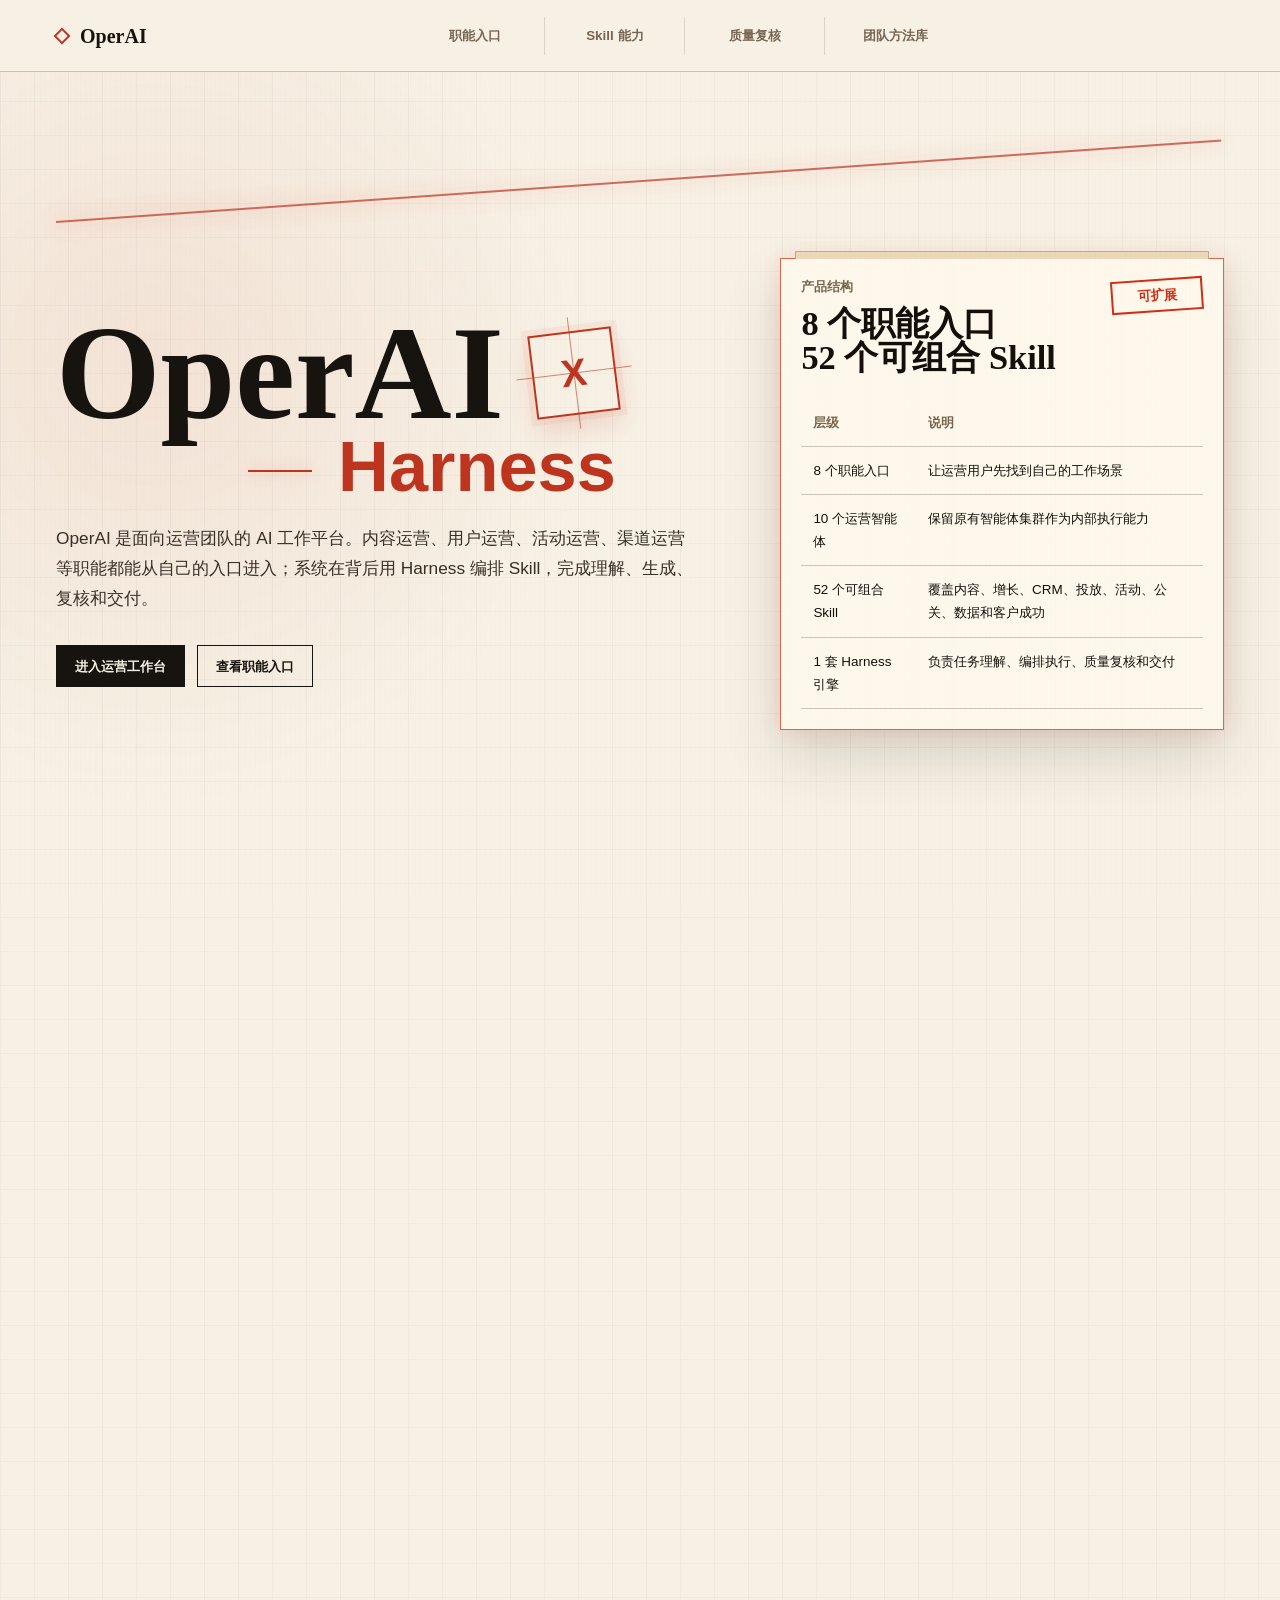
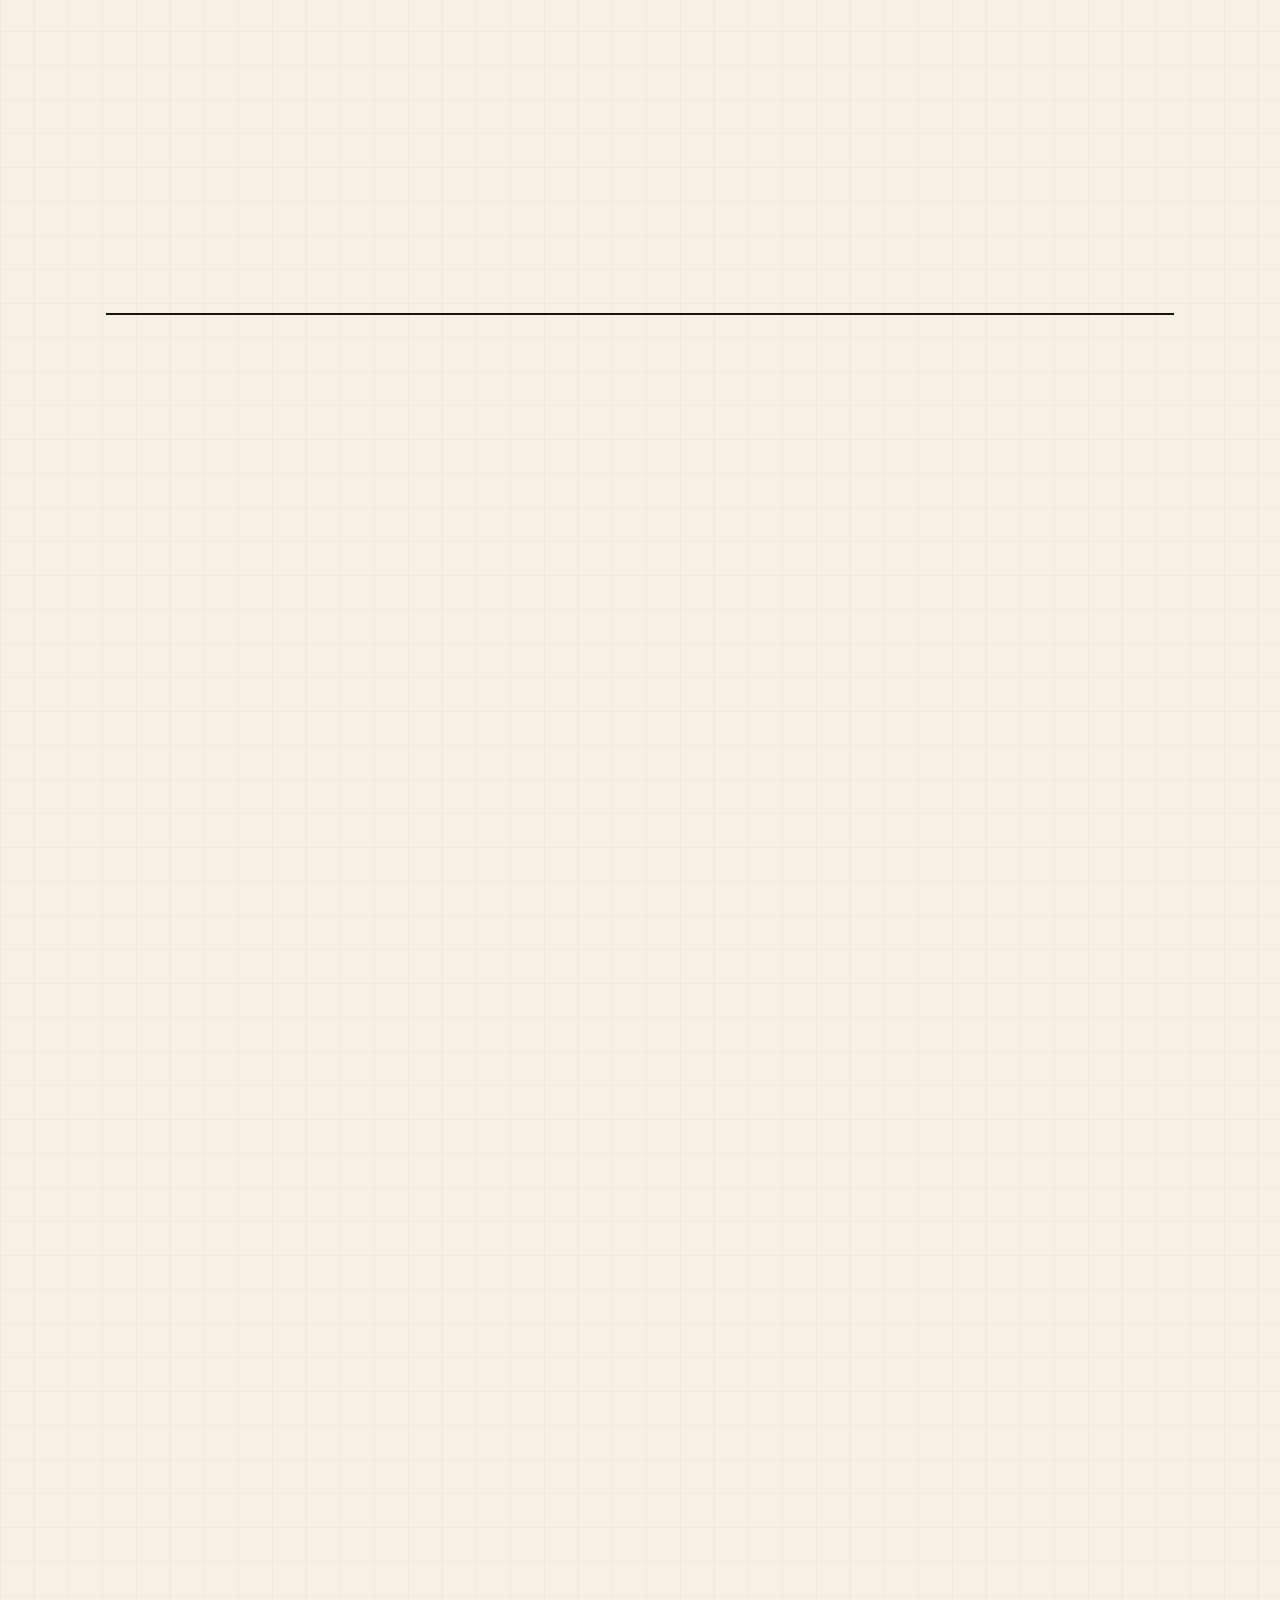
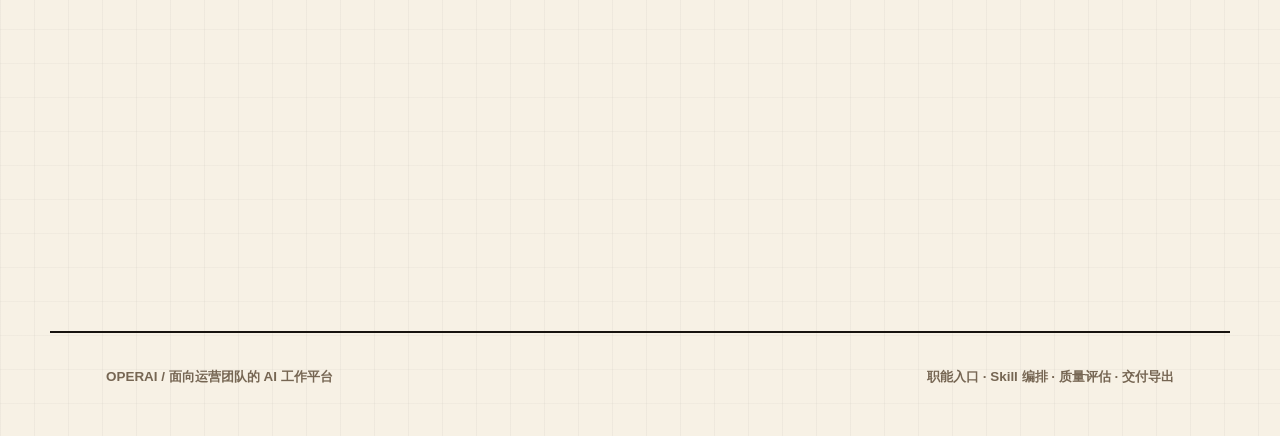
<file: frontend/index.html>
<!DOCTYPE html>
<html lang="zh-CN">
<head>
<meta charset="UTF-8" />
<meta name="viewport" content="width=device-width, initial-scale=1.0" />
<title>OperAI × Harness · 运营 Skill 工作系统</title>
<link rel="stylesheet" href="styles.css" />
</head>
<body>

<header class="nav">
  <a class="nav-brand" href="index.html">OperAI</a>
  <nav class="nav-links nav-directory" aria-label="工作台导航">
    <a href="#system">职能入口</a>
    <a href="#agents">Skill 能力</a>
    <a href="#evidence">质量复核</a>
    <a href="#deployment">团队方法库</a>
  </nav>
</header>

<main>
  <section class="hero">
    <div class="reveal visible">
      <h1 class="hero-title hero-lockup" aria-label="OperAI X Harness">
        <span class="brand-word">OperAI</span>
        <span class="brand-joint">X</span>
        <span class="engine-word">Harness</span>
      </h1>
      <p class="hero-desc">OperAI 是面向运营团队的 AI 工作平台。内容运营、用户运营、活动运营、渠道运营等职能都能从自己的入口进入；系统在背后用 Harness 编排 Skill，完成理解、生成、复核和交付。</p>
      <div class="hero-actions">
        <a class="btn btn-primary" href="http://127.0.0.1:8501" data-workbench>进入运营工作台</a>
        <a class="btn" href="#system">查看职能入口</a>
      </div>
    </div>
    <aside class="hero-ledger file-card reveal delay-1">
      <div style="display:flex;justify-content:space-between;align-items:flex-start;gap:16px;">
        <div>
          <p class="file-meta">产品结构</p>
          <h2 style="font-family:var(--font-display);font-size:var(--text-2xl);line-height:1;margin-top:10px;">8 个职能入口<br>52 个可组合 Skill</h2>
        </div>
        <span class="stamp">可扩展</span>
      </div>
      <table class="ledger-table" style="margin-top:24px;">
        <tr><th>层级</th><th>说明</th></tr>
        <tr><td>8 个职能入口</td><td>让运营用户先找到自己的工作场景</td></tr>
        <tr><td>10 个运营智能体</td><td>保留原有智能体集群作为内部执行能力</td></tr>
        <tr><td>52 个可组合 Skill</td><td>覆盖内容、增长、CRM、投放、活动、公关、数据和客户成功</td></tr>
        <tr><td>1 套 Harness 引擎</td><td>负责任务理解、编排执行、质量复核和交付</td></tr>
      </table>
    </aside>
  </section>

  <section class="section" id="system">
    <div class="section-header reveal">
      <div>
        <p class="section-kicker">职能入口</p>
        <h2 class="section-title">先找到你的工作，<br>再交给系统编排。</h2>
      </div>
      <p class="section-note">运营用户看到的是自己熟悉的岗位场景；Harness 负责在背后选择 Skill、传递上下文、记录过程和检查质量。</p>
    </div>
    <div class="archive-map">
      <article class="map-node reveal"><span>内容</span><strong>内容运营</strong><p>把素材、卖点和用户语境转成微博、公众号、小红书、抖音内容。</p></article>
      <article class="map-node reveal delay-1"><span>用户</span><strong>用户运营</strong><p>把反馈、分层和生命周期问题转成触达、召回和留存动作。</p></article>
      <article class="map-node reveal delay-2"><span>活动</span><strong>活动运营</strong><p>把目标、预算、资源和节奏组织成可执行活动方案。</p></article>
      <article class="map-node reveal delay-3"><span>渠道</span><strong>渠道运营</strong><p>把内容安排到合适平台、时间窗口、标签和发布节奏。</p></article>
      <article class="map-node reveal delay-3"><span>增长</span><strong>增长转化</strong><p>围绕流量效率、转化路径、促销和 CTA 给出优化动作。</p></article>
      <article class="map-node reveal"><span>产品</span><strong>产品运营</strong><p>把功能数据、体验问题和用户反馈转成迭代优先级与运营动作。</p></article>
      <article class="map-node reveal delay-1"><span>社群</span><strong>社群运营</strong><p>把社群聊天、评论区和 KOL 线索转成互动话术与社群动作。</p></article>
      <article class="map-node reveal delay-2"><span>市场</span><strong>市场策略</strong><p>把品牌、竞品、趋势和目标客群整理成定位与传播判断。</p></article>
    </div>
  </section>

  <section class="section" id="agents">
    <div class="section-header reveal">
      <div>
        <p class="section-kicker">Skill 能力层</p>
        <h2 class="section-title">职能入口之下，<br>是可组合的运营能力。</h2>
      </div>
      <p class="section-note">同一个 Skill 可以服务多个职能。比如证据摘录既能给内容运营用，也能给产品运营、市场策略和增长转化用。</p>
    </div>
    <div class="index-grid">
      <a class="index-row reveal" href="http://127.0.0.1:8501" data-workbench><span class="index-id">01</span><span><b class="index-title">任务材料结构化</b><br><small class="index-desc">原始素材 · 业务目标 · 信息缺口</small></span><span class="index-tag">输入</span></a>
      <a class="index-row reveal" href="http://127.0.0.1:8501" data-workbench><span class="index-id">02</span><span><b class="index-title">证据摘录</b><br><small class="index-desc">指标 · 用户原话 · 事实片段</small></span><span class="index-tag">证据链</span></a>
      <a class="index-row reveal" href="http://127.0.0.1:8501" data-workbench><span class="index-id">03</span><span><b class="index-title">用户反馈归因</b><br><small class="index-desc">评论 · 需求 · 阻力与机会</small></span><span class="index-tag">用户增长</span></a>
      <a class="index-row reveal" href="http://127.0.0.1:8501" data-workbench><span class="index-id">04</span><span><b class="index-title">平台内容生成</b><br><small class="index-desc">微博 · 公众号 · 小红书 · 抖音</small></span><span class="index-tag">内容生产</span></a>
      <a class="index-row reveal" href="http://127.0.0.1:8501" data-workbench><span class="index-id">05</span><span><b class="index-title">渠道排期</b><br><small class="index-desc">发布时间 · 标签 · 平台注意事项</small></span><span class="index-tag">发布编排</span></a>
      <a class="index-row reveal" href="http://127.0.0.1:8501" data-workbench><span class="index-id">06</span><span><b class="index-title">质量与证据复核</b><br><small class="index-desc">事实依据 · 风险 · 可修复建议</small></span><span class="index-tag">评估</span></a>
      <a class="index-row reveal" href="http://127.0.0.1:8501" data-workbench><span class="index-id">07</span><span><b class="index-title">转化 CTA 优化</b><br><small class="index-desc">漏斗 · 促销 · 商品页动作</small></span><span class="index-tag">交易转化</span></a>
      <a class="index-row reveal" href="http://127.0.0.1:8501" data-workbench><span class="index-id">08</span><span><b class="index-title">交付成稿</b><br><small class="index-desc">方案文档 · 摘要 · 待确认事项</small></span><span class="index-tag">导出</span></a>
    </div>
  </section>

  <section class="section" id="evidence">
    <div class="section-header reveal">
      <div>
        <p class="section-kicker">质量检验</p>
        <h2 class="section-title">好答案不是写出来，<br>是被检查出来。</h2>
      </div>
      <p class="section-note">Harness 会记录 Skill 选择、上下文传递、质量检查、证据缺口和导出状态，让运营团队知道结果从哪里来、为什么可信。</p>
    </div>
    <div class="evidence-panel reveal">
      <div class="trace-list">
        <div class="trace-node hot">收到任务 / 系统先读懂目标、平台、受众和限制条件</div>
        <div class="trace-node">匹配能力 / 自动挑选合适的运营智能体和 Skill 组合</div>
        <div class="trace-node">生成方案 / 产出内容、排期、触达动作或转化建议</div>
        <div class="trace-node hot">复核交付 / 检查依据、风险和完整度，整理成可提交版本</div>
      </div>
    </div>
  </section>

  <section class="section" id="deployment">
    <div class="section-header reveal">
      <div>
        <p class="section-kicker">团队方法库</p>
        <h2 class="section-title">每个团队都能沉淀，<br>自己的运营 Skill。</h2>
      </div>
      <p class="section-note">除了内置 Skill，用户可以新增自己的运营 Skill：定义输入、输出、提示词、检查规则和复核要求，沉淀团队自己的运营经验。</p>
    </div>
    <div class="deploy-grid">
      <div class="file-card reveal"><p class="file-meta">定义</p><h3>输入与输出</h3><p>每个 Skill 都清楚声明需要什么材料、会交付什么结果。</p></div>
      <div class="file-card reveal delay-1"><p class="file-meta">规则</p><h3>质量检查</h3><p>把平台适配、证据要求、敏感表达和人工复核写进 Skill。</p></div>
      <div class="file-card reveal delay-2"><p class="file-meta">扩展</p><h3>团队方法库</h3><p>客户可以持续新增 Skill，让系统越来越贴近自己的运营流程。</p></div>
    </div>
  </section>
</main>

<footer>
  <span>OPERAI / 面向运营团队的 AI 工作平台</span>
  <span>职能入口 · Skill 编排 · 质量评估 · 交付导出</span>
</footer>

<script src="main.js"></script>
</body>
</html>
</file>
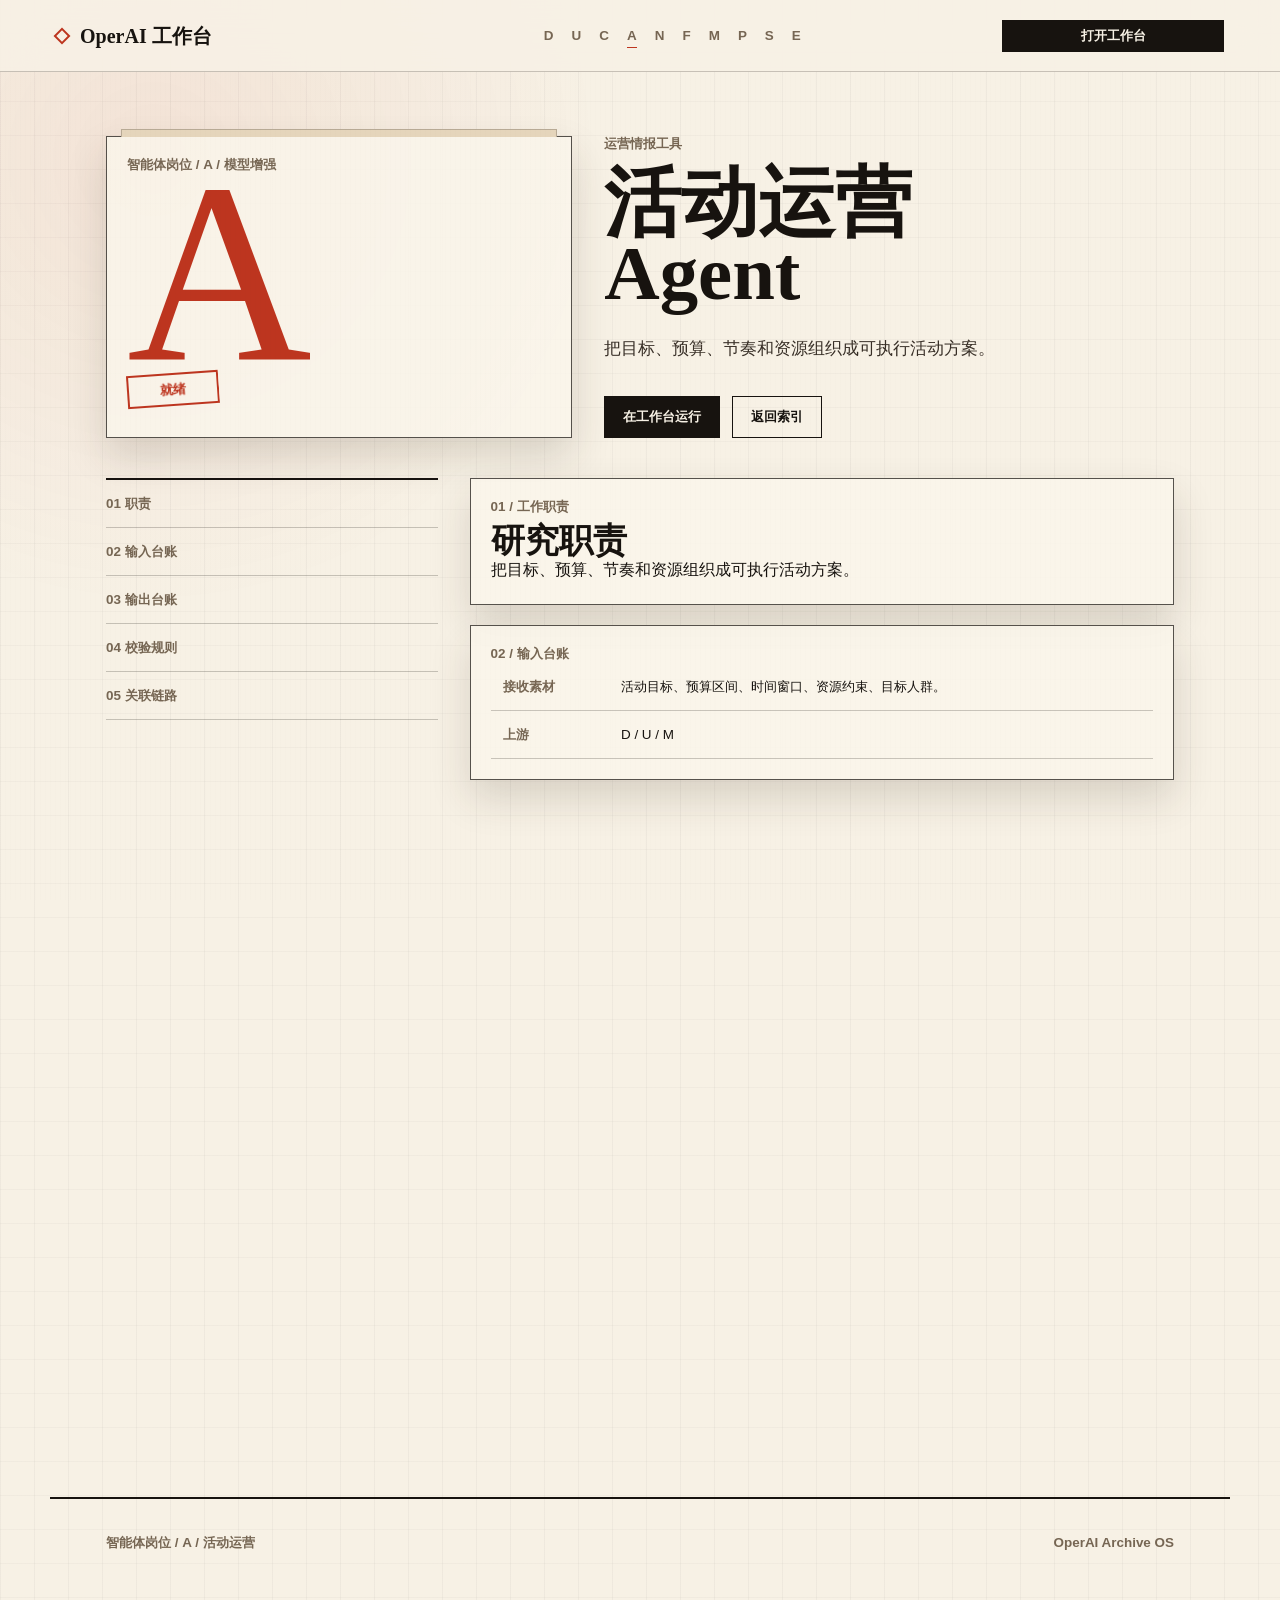
<file: frontend/a-agent.html>
<!DOCTYPE html>
<html lang="zh-CN">
<head>
<meta charset="UTF-8" />
<meta name="viewport" content="width=device-width, initial-scale=1.0" />
<title>A-Agent · 活动运营 — OperAI 工作台</title>
<link rel="stylesheet" href="styles.css" />
</head>
<body>
<header class="nav">
  <a class="nav-brand" href="index.html">OperAI 工作台</a>
  <nav class="nav-links" aria-label="智能体索引"><a href="d-agent.html">D</a><a href="u-agent.html">U</a><a href="c-agent.html">C</a><a href="a-agent.html">A</a><a href="n-agent.html">N</a><a href="f-agent.html">F</a><a href="m-agent.html">M</a><a href="p-agent.html">P</a><a href="s-agent.html">S</a><a href="e-agent.html">E</a></nav>
  <a class="btn btn-primary btn-sm" href="http://127.0.0.1:8501" data-workbench>打开工作台</a>
</header>

<main>
  <section class="agent-file-hero">
    <div class="file-card reveal visible">
      <p class="file-meta">智能体岗位 / A / 模型增强</p>
      <div class="agent-code">A</div>
      <span class="stamp">就绪</span>
    </div>
    <div class="reveal visible delay-1">
      <p class="eyebrow">运营情报工具</p>
      <h1 class="agent-title">活动运营<br>Agent</h1>
      <p class="hero-desc">把目标、预算、节奏和资源组织成可执行活动方案。</p>
      <div class="hero-actions">
        <a class="btn btn-primary" href="http://127.0.0.1:8501" data-workbench>在工作台运行</a>
        <a class="btn" href="index.html#agents">返回索引</a>
      </div>
    </div>
  </section>

  <div class="agent-layout">
    <aside class="side-index">
      <a href="#role">01 职责</a>
      <a href="#input">02 输入台账</a>
      <a href="#output">03 输出台账</a>
      <a href="#verify">04 校验规则</a>
      <a href="#chain">05 关联链路</a>
    </aside>

    <section class="agent-sections">
      <article class="dossier-panel reveal" id="role">
        <p class="section-kicker">01 / 工作职责</p>
        <h2 class="section-title" style="font-size:var(--text-2xl);">研究职责</h2>
        <p>把目标、预算、节奏和资源组织成可执行活动方案。</p>
      </article>

      <article class="dossier-panel reveal" id="input">
        <p class="section-kicker">02 / 输入台账</p>
        <table class="ledger-table">
          <tr><th>接收素材</th><td>活动目标、预算区间、时间窗口、资源约束、目标人群。</td></tr>
          <tr><th>上游</th><td>D / U / M</td></tr>
        </table>
      </article>

      <article class="dossier-panel reveal" id="output">
        <p class="section-kicker">03 / 输出台账</p>
        <table class="ledger-table">
          <tr><th>结构化输出</th><td>campaign_structure、timeline、budget_hints、roi_estimate、task_breakdown。</td></tr>
          <tr><th>示例场景</th><td>新品发布、会员活动或渠道 Campaign 会被拆成准备、执行、监控、复盘四个阶段。</td></tr>
        </table>
      </article>

      <article class="evidence-panel reveal" id="verify">
        <div class="trace-list">
          <div class="trace-node hot">校验规则</div>
          <div class="trace-node">预算分配不得超过总额；ROI 估算需暴露假设。</div>
          <div class="trace-node">只有输出通过规则检查后，状态章才会点亮。</div>
        </div>
      </article>

      <article class="dossier-panel reveal" id="chain">
        <p class="section-kicker">05 / 关联链路</p>
        <table class="ledger-table">
          <tr><th>上游</th><td>D / U / M</td></tr>
          <tr><th>下游</th><td>C / N / F</td></tr>
          <tr><th>工作动作</th><td>打开工作台，录入任务材料，运行该 Agent，再审阅结果和证据核查。</td></tr>
        </table>
      </article>
    </section>
  </div>
</main>

<footer>
  <span>智能体岗位 / A / 活动运营</span>
  <span>OperAI Archive OS</span>
</footer>
<script src="main.js"></script>
</body>
</html>
</file>
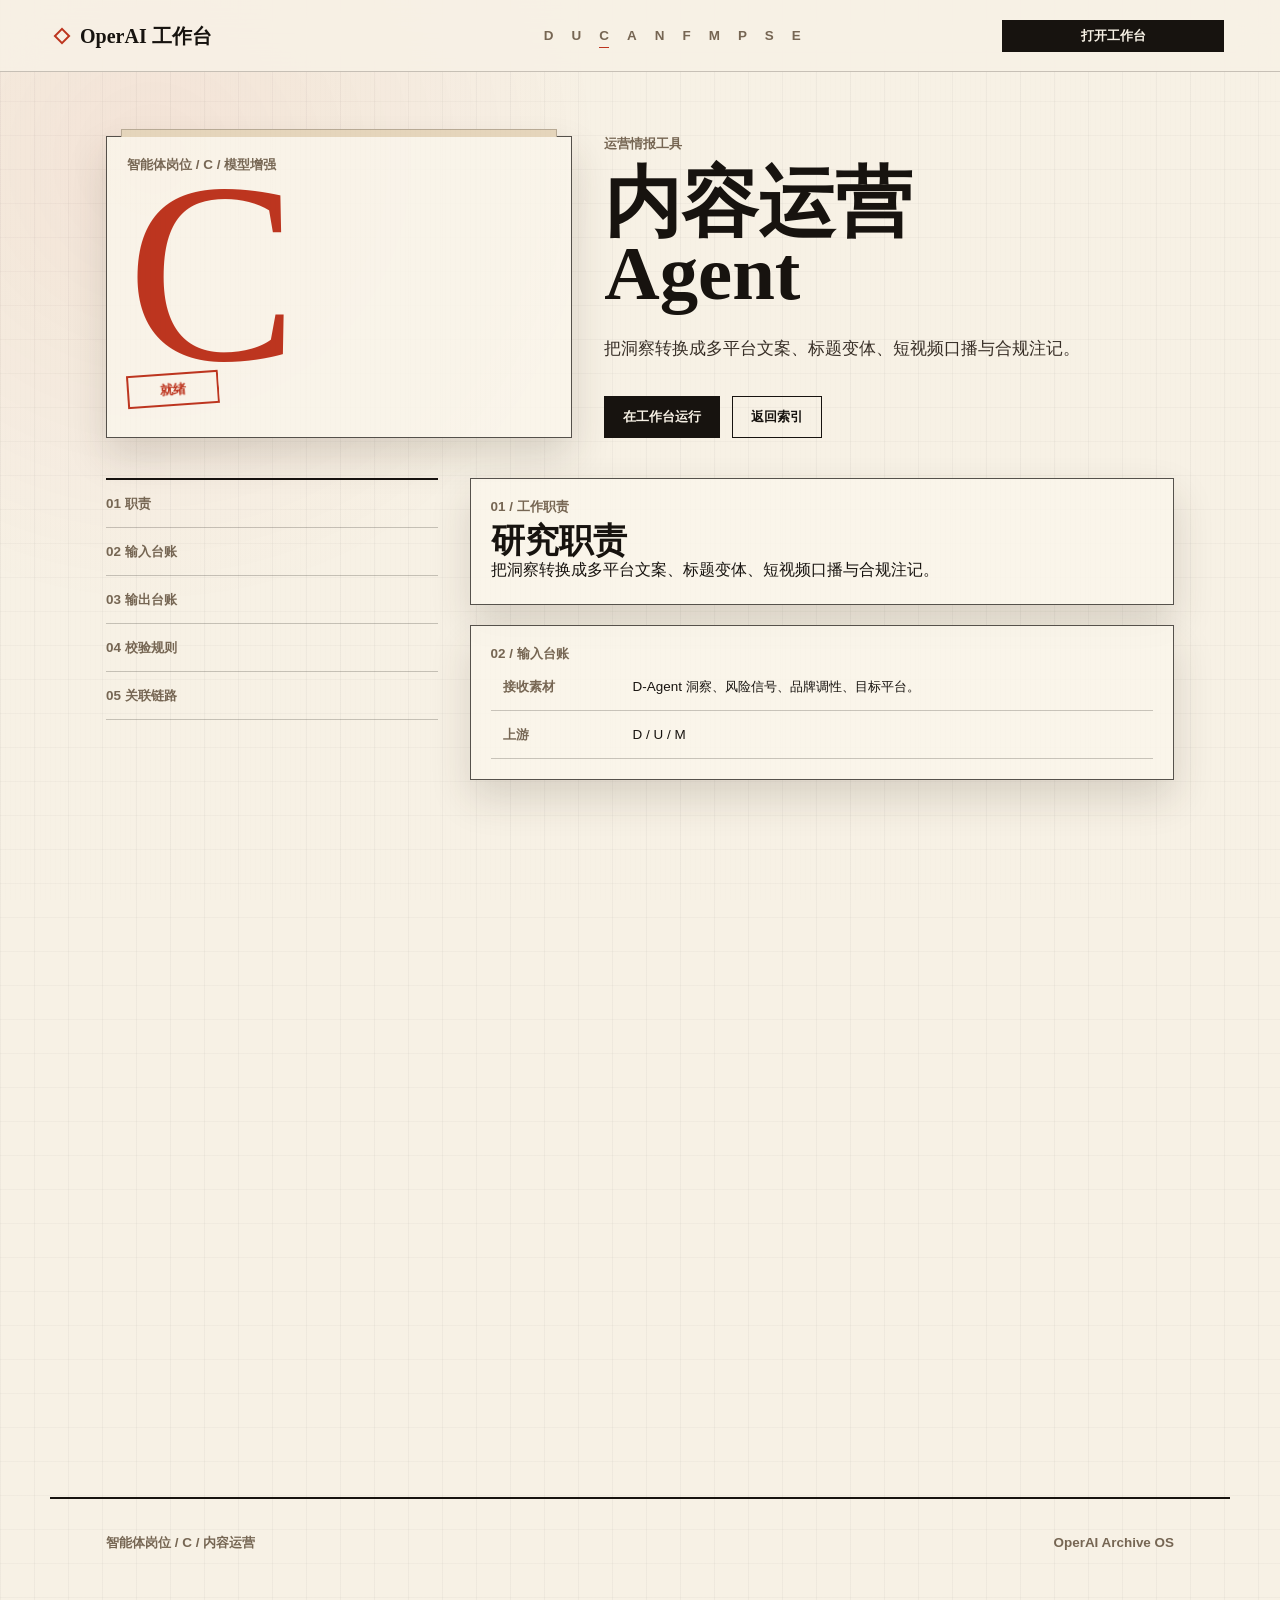
<file: frontend/c-agent.html>
<!DOCTYPE html>
<html lang="zh-CN">
<head>
<meta charset="UTF-8" />
<meta name="viewport" content="width=device-width, initial-scale=1.0" />
<title>C-Agent · 内容运营 — OperAI 工作台</title>
<link rel="stylesheet" href="styles.css" />
</head>
<body>
<header class="nav">
  <a class="nav-brand" href="index.html">OperAI 工作台</a>
  <nav class="nav-links" aria-label="智能体索引"><a href="d-agent.html">D</a><a href="u-agent.html">U</a><a href="c-agent.html">C</a><a href="a-agent.html">A</a><a href="n-agent.html">N</a><a href="f-agent.html">F</a><a href="m-agent.html">M</a><a href="p-agent.html">P</a><a href="s-agent.html">S</a><a href="e-agent.html">E</a></nav>
  <a class="btn btn-primary btn-sm" href="http://127.0.0.1:8501" data-workbench>打开工作台</a>
</header>

<main>
  <section class="agent-file-hero">
    <div class="file-card reveal visible">
      <p class="file-meta">智能体岗位 / C / 模型增强</p>
      <div class="agent-code">C</div>
      <span class="stamp">就绪</span>
    </div>
    <div class="reveal visible delay-1">
      <p class="eyebrow">运营情报工具</p>
      <h1 class="agent-title">内容运营<br>Agent</h1>
      <p class="hero-desc">把洞察转换成多平台文案、标题变体、短视频口播与合规注记。</p>
      <div class="hero-actions">
        <a class="btn btn-primary" href="http://127.0.0.1:8501" data-workbench>在工作台运行</a>
        <a class="btn" href="index.html#agents">返回索引</a>
      </div>
    </div>
  </section>

  <div class="agent-layout">
    <aside class="side-index">
      <a href="#role">01 职责</a>
      <a href="#input">02 输入台账</a>
      <a href="#output">03 输出台账</a>
      <a href="#verify">04 校验规则</a>
      <a href="#chain">05 关联链路</a>
    </aside>

    <section class="agent-sections">
      <article class="dossier-panel reveal" id="role">
        <p class="section-kicker">01 / 工作职责</p>
        <h2 class="section-title" style="font-size:var(--text-2xl);">研究职责</h2>
        <p>把洞察转换成多平台文案、标题变体、短视频口播与合规注记。</p>
      </article>

      <article class="dossier-panel reveal" id="input">
        <p class="section-kicker">02 / 输入台账</p>
        <table class="ledger-table">
          <tr><th>接收素材</th><td>D-Agent 洞察、风险信号、品牌调性、目标平台。</td></tr>
          <tr><th>上游</th><td>D / U / M</td></tr>
        </table>
      </article>

      <article class="dossier-panel reveal" id="output">
        <p class="section-kicker">03 / 输出台账</p>
        <table class="ledger-table">
          <tr><th>结构化输出</th><td>drafts、title_variants、short_video_script、compliance_notes。</td></tr>
          <tr><th>示例场景</th><td>同一产品卖点会分别生成微博扩散、小红书种草、公众号深度叙事。</td></tr>
        </table>
      </article>

      <article class="evidence-panel reveal" id="verify">
        <div class="trace-list">
          <div class="trace-node hot">校验规则</div>
          <div class="trace-node">平台字数、禁用词、跨平台核心数字一致性。</div>
          <div class="trace-node">只有输出通过规则检查后，状态章才会点亮。</div>
        </div>
      </article>

      <article class="dossier-panel reveal" id="chain">
        <p class="section-kicker">05 / 关联链路</p>
        <table class="ledger-table">
          <tr><th>上游</th><td>D / U / M</td></tr>
          <tr><th>下游</th><td>N / S / E</td></tr>
          <tr><th>工作动作</th><td>打开工作台，录入任务材料，运行该 Agent，再审阅结果和证据核查。</td></tr>
        </table>
      </article>
    </section>
  </div>
</main>

<footer>
  <span>智能体岗位 / C / 内容运营</span>
  <span>OperAI Archive OS</span>
</footer>
<script src="main.js"></script>
</body>
</html>
</file>
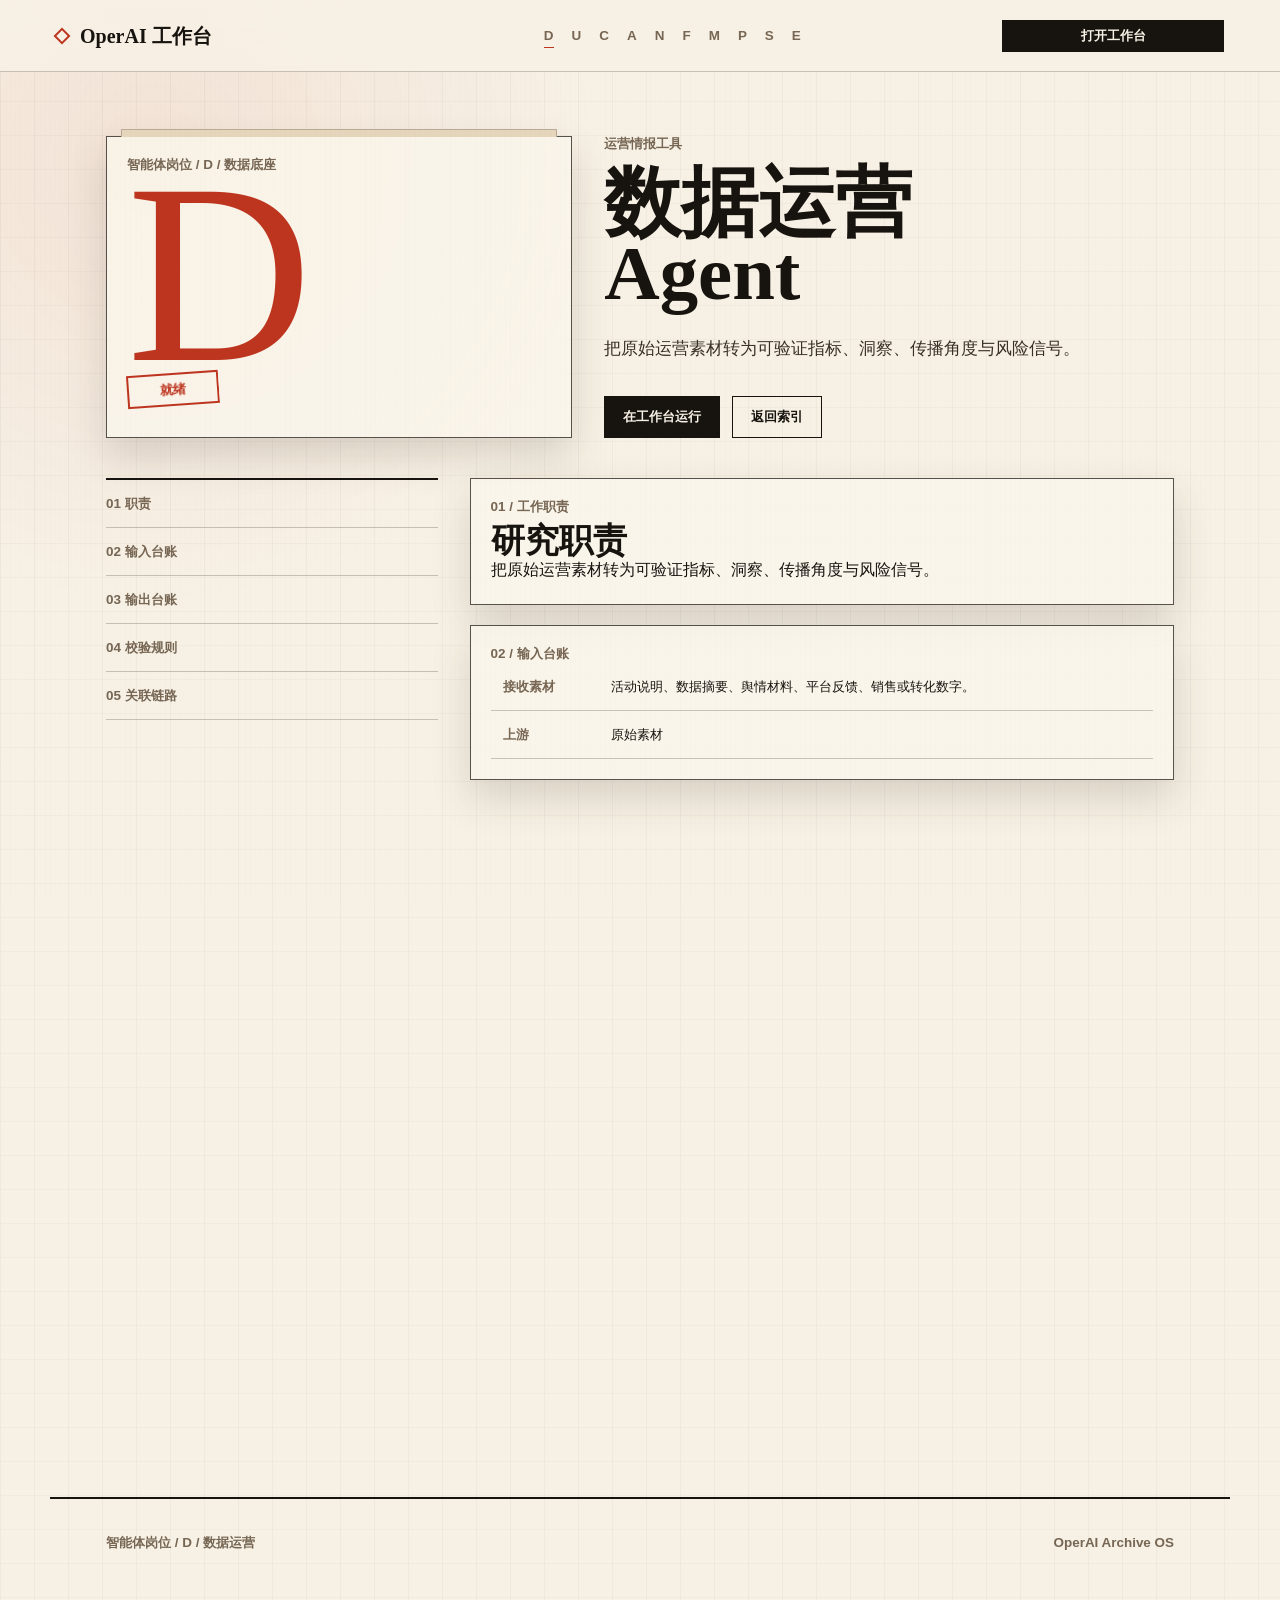
<file: frontend/d-agent.html>
<!DOCTYPE html>
<html lang="zh-CN">
<head>
<meta charset="UTF-8" />
<meta name="viewport" content="width=device-width, initial-scale=1.0" />
<title>D-Agent · 数据运营 — OperAI 工作台</title>
<link rel="stylesheet" href="styles.css" />
</head>
<body>
<header class="nav">
  <a class="nav-brand" href="index.html">OperAI 工作台</a>
  <nav class="nav-links" aria-label="智能体索引"><a href="d-agent.html">D</a><a href="u-agent.html">U</a><a href="c-agent.html">C</a><a href="a-agent.html">A</a><a href="n-agent.html">N</a><a href="f-agent.html">F</a><a href="m-agent.html">M</a><a href="p-agent.html">P</a><a href="s-agent.html">S</a><a href="e-agent.html">E</a></nav>
  <a class="btn btn-primary btn-sm" href="http://127.0.0.1:8501" data-workbench>打开工作台</a>
</header>

<main>
  <section class="agent-file-hero">
    <div class="file-card reveal visible">
      <p class="file-meta">智能体岗位 / D / 数据底座</p>
      <div class="agent-code">D</div>
      <span class="stamp">就绪</span>
    </div>
    <div class="reveal visible delay-1">
      <p class="eyebrow">运营情报工具</p>
      <h1 class="agent-title">数据运营<br>Agent</h1>
      <p class="hero-desc">把原始运营素材转为可验证指标、洞察、传播角度与风险信号。</p>
      <div class="hero-actions">
        <a class="btn btn-primary" href="http://127.0.0.1:8501" data-workbench>在工作台运行</a>
        <a class="btn" href="index.html#agents">返回索引</a>
      </div>
    </div>
  </section>

  <div class="agent-layout">
    <aside class="side-index">
      <a href="#role">01 职责</a>
      <a href="#input">02 输入台账</a>
      <a href="#output">03 输出台账</a>
      <a href="#verify">04 校验规则</a>
      <a href="#chain">05 关联链路</a>
    </aside>

    <section class="agent-sections">
      <article class="dossier-panel reveal" id="role">
        <p class="section-kicker">01 / 工作职责</p>
        <h2 class="section-title" style="font-size:var(--text-2xl);">研究职责</h2>
        <p>把原始运营素材转为可验证指标、洞察、传播角度与风险信号。</p>
      </article>

      <article class="dossier-panel reveal" id="input">
        <p class="section-kicker">02 / 输入台账</p>
        <table class="ledger-table">
          <tr><th>接收素材</th><td>活动说明、数据摘要、舆情材料、平台反馈、销售或转化数字。</td></tr>
          <tr><th>上游</th><td>原始素材</td></tr>
        </table>
      </article>

      <article class="dossier-panel reveal" id="output">
        <p class="section-kicker">03 / 输出台账</p>
        <table class="ledger-table">
          <tr><th>结构化输出</th><td>insights、angles、risk_flags、evidence_spans、结构化 metrics。</td></tr>
          <tr><th>示例场景</th><td>原始素材中的 36 小时续航、35dB 降噪会被提取为指标，并进入下游文案约束。</td></tr>
        </table>
      </article>

      <article class="evidence-panel reveal" id="verify">
        <div class="trace-list">
          <div class="trace-node hot">校验规则</div>
          <div class="trace-node">证据摘录必须来自原文；风险规则扫描承诺收益、夸大表述、敏感信息。</div>
          <div class="trace-node">只有输出通过规则检查后，状态章才会点亮。</div>
        </div>
      </article>

      <article class="dossier-panel reveal" id="chain">
        <p class="section-kicker">05 / 关联链路</p>
        <table class="ledger-table">
          <tr><th>上游</th><td>原始素材</td></tr>
          <tr><th>下游</th><td>C / U / A / F</td></tr>
          <tr><th>工作动作</th><td>打开工作台，录入任务材料，运行该 Agent，再审阅结果和证据核查。</td></tr>
        </table>
      </article>
    </section>
  </div>
</main>

<footer>
  <span>智能体岗位 / D / 数据运营</span>
  <span>OperAI Archive OS</span>
</footer>
<script src="main.js"></script>
</body>
</html>
</file>
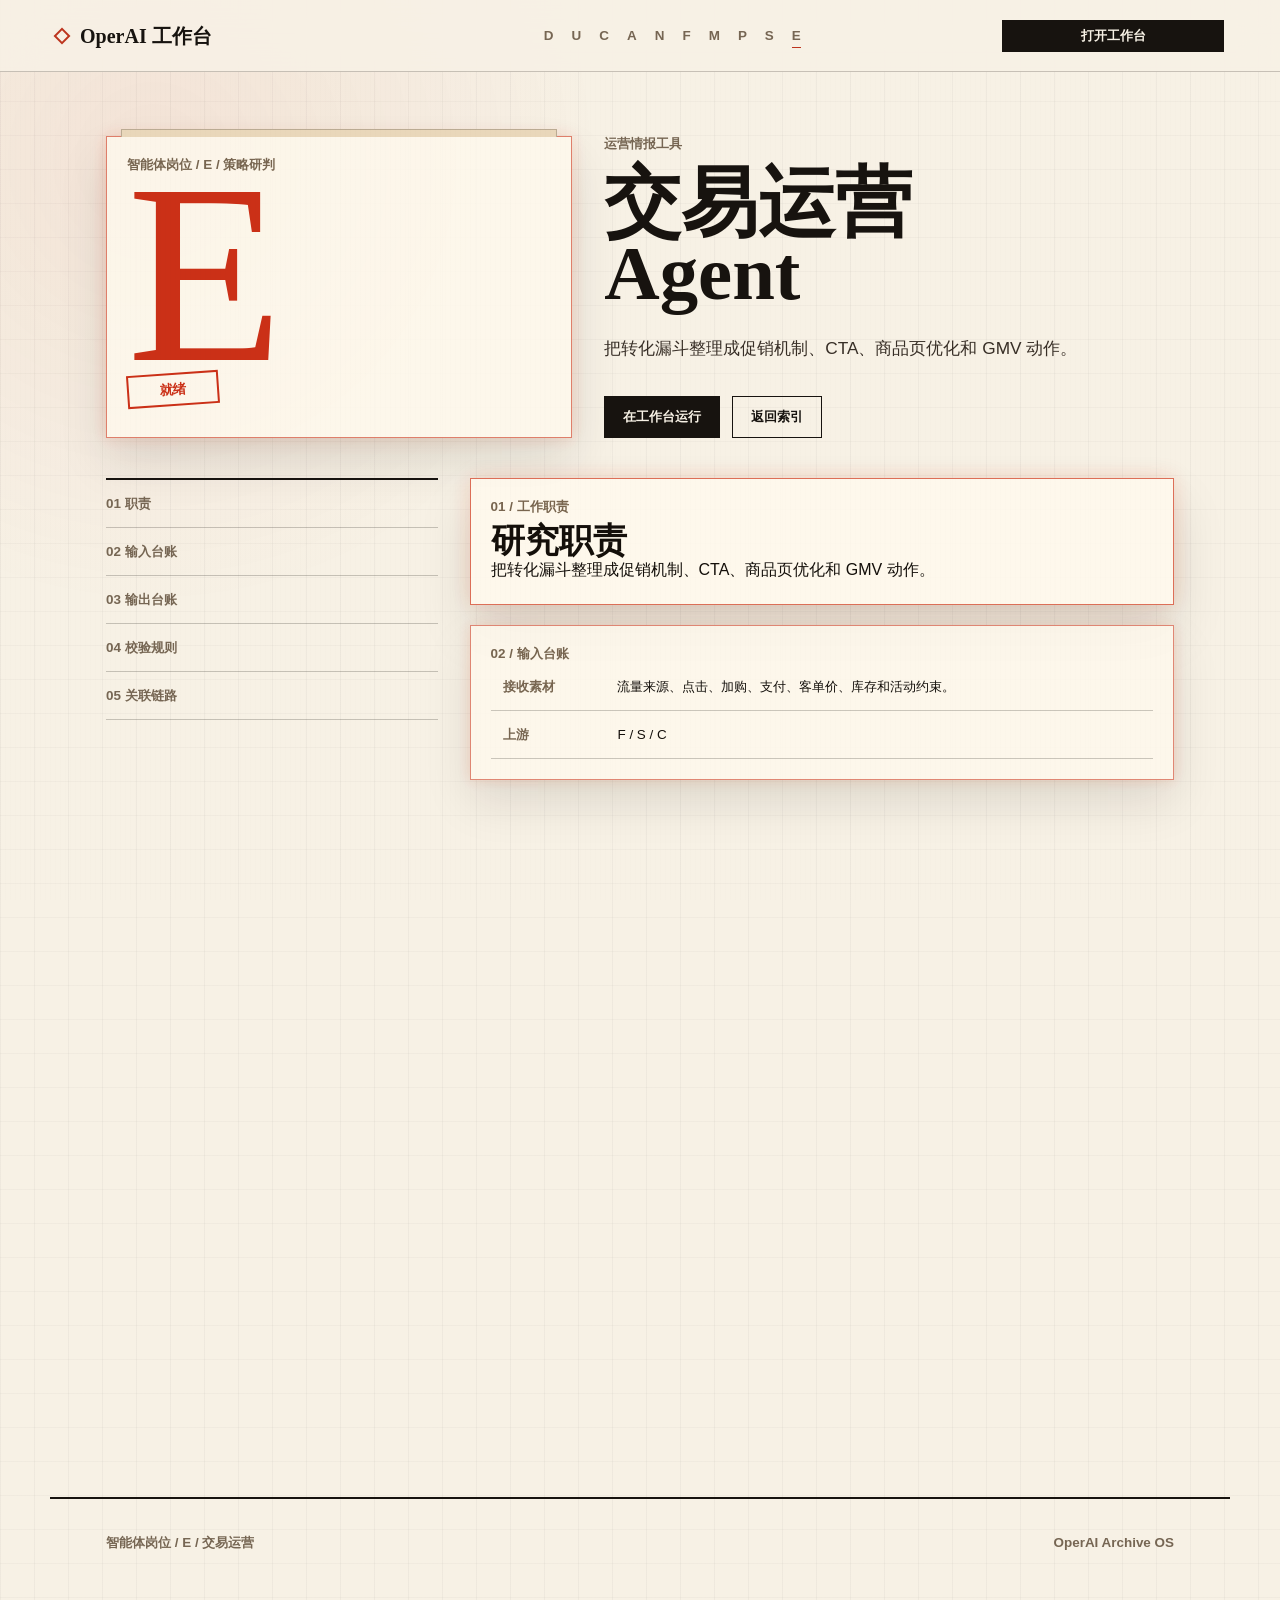
<file: frontend/e-agent.html>
<!DOCTYPE html>
<html lang="zh-CN">
<head>
<meta charset="UTF-8" />
<meta name="viewport" content="width=device-width, initial-scale=1.0" />
<title>E-Agent · 交易运营 — OperAI 工作台</title>
<link rel="stylesheet" href="styles.css" />
</head>
<body>
<header class="nav">
  <a class="nav-brand" href="index.html">OperAI 工作台</a>
  <nav class="nav-links" aria-label="智能体索引"><a href="d-agent.html">D</a><a href="u-agent.html">U</a><a href="c-agent.html">C</a><a href="a-agent.html">A</a><a href="n-agent.html">N</a><a href="f-agent.html">F</a><a href="m-agent.html">M</a><a href="p-agent.html">P</a><a href="s-agent.html">S</a><a href="e-agent.html">E</a></nav>
  <a class="btn btn-primary btn-sm" href="http://127.0.0.1:8501" data-workbench>打开工作台</a>
</header>

<main>
  <section class="agent-file-hero">
    <div class="file-card reveal visible">
      <p class="file-meta">智能体岗位 / E / 策略研判</p>
      <div class="agent-code">E</div>
      <span class="stamp">就绪</span>
    </div>
    <div class="reveal visible delay-1">
      <p class="eyebrow">运营情报工具</p>
      <h1 class="agent-title">交易运营<br>Agent</h1>
      <p class="hero-desc">把转化漏斗整理成促销机制、CTA、商品页优化和 GMV 动作。</p>
      <div class="hero-actions">
        <a class="btn btn-primary" href="http://127.0.0.1:8501" data-workbench>在工作台运行</a>
        <a class="btn" href="index.html#agents">返回索引</a>
      </div>
    </div>
  </section>

  <div class="agent-layout">
    <aside class="side-index">
      <a href="#role">01 职责</a>
      <a href="#input">02 输入台账</a>
      <a href="#output">03 输出台账</a>
      <a href="#verify">04 校验规则</a>
      <a href="#chain">05 关联链路</a>
    </aside>

    <section class="agent-sections">
      <article class="dossier-panel reveal" id="role">
        <p class="section-kicker">01 / 工作职责</p>
        <h2 class="section-title" style="font-size:var(--text-2xl);">研究职责</h2>
        <p>把转化漏斗整理成促销机制、CTA、商品页优化和 GMV 动作。</p>
      </article>

      <article class="dossier-panel reveal" id="input">
        <p class="section-kicker">02 / 输入台账</p>
        <table class="ledger-table">
          <tr><th>接收素材</th><td>流量来源、点击、加购、支付、客单价、库存和活动约束。</td></tr>
          <tr><th>上游</th><td>F / S / C</td></tr>
        </table>
      </article>

      <article class="dossier-panel reveal" id="output">
        <p class="section-kicker">03 / 输出台账</p>
        <table class="ledger-table">
          <tr><th>结构化输出</th><td>funnel_findings、promotion_plan、cta_variants、gmv_actions。</td></tr>
          <tr><th>示例场景</th><td>把加购未支付人群转为限时权益、客服跟进和页面 CTA 优化。</td></tr>
        </table>
      </article>

      <article class="evidence-panel reveal" id="verify">
        <div class="trace-list">
          <div class="trace-node hot">校验规则</div>
          <div class="trace-node">促销建议不能承诺收益；CTA 需匹配平台和客群。</div>
          <div class="trace-node">只有输出通过规则检查后，状态章才会点亮。</div>
        </div>
      </article>

      <article class="dossier-panel reveal" id="chain">
        <p class="section-kicker">05 / 关联链路</p>
        <table class="ledger-table">
          <tr><th>上游</th><td>F / S / C</td></tr>
          <tr><th>下游</th><td>交付导出</td></tr>
          <tr><th>工作动作</th><td>打开工作台，录入任务材料，运行该 Agent，再审阅结果和证据核查。</td></tr>
        </table>
      </article>
    </section>
  </div>
</main>

<footer>
  <span>智能体岗位 / E / 交易运营</span>
  <span>OperAI Archive OS</span>
</footer>
<script src="main.js"></script>
</body>
</html>
</file>
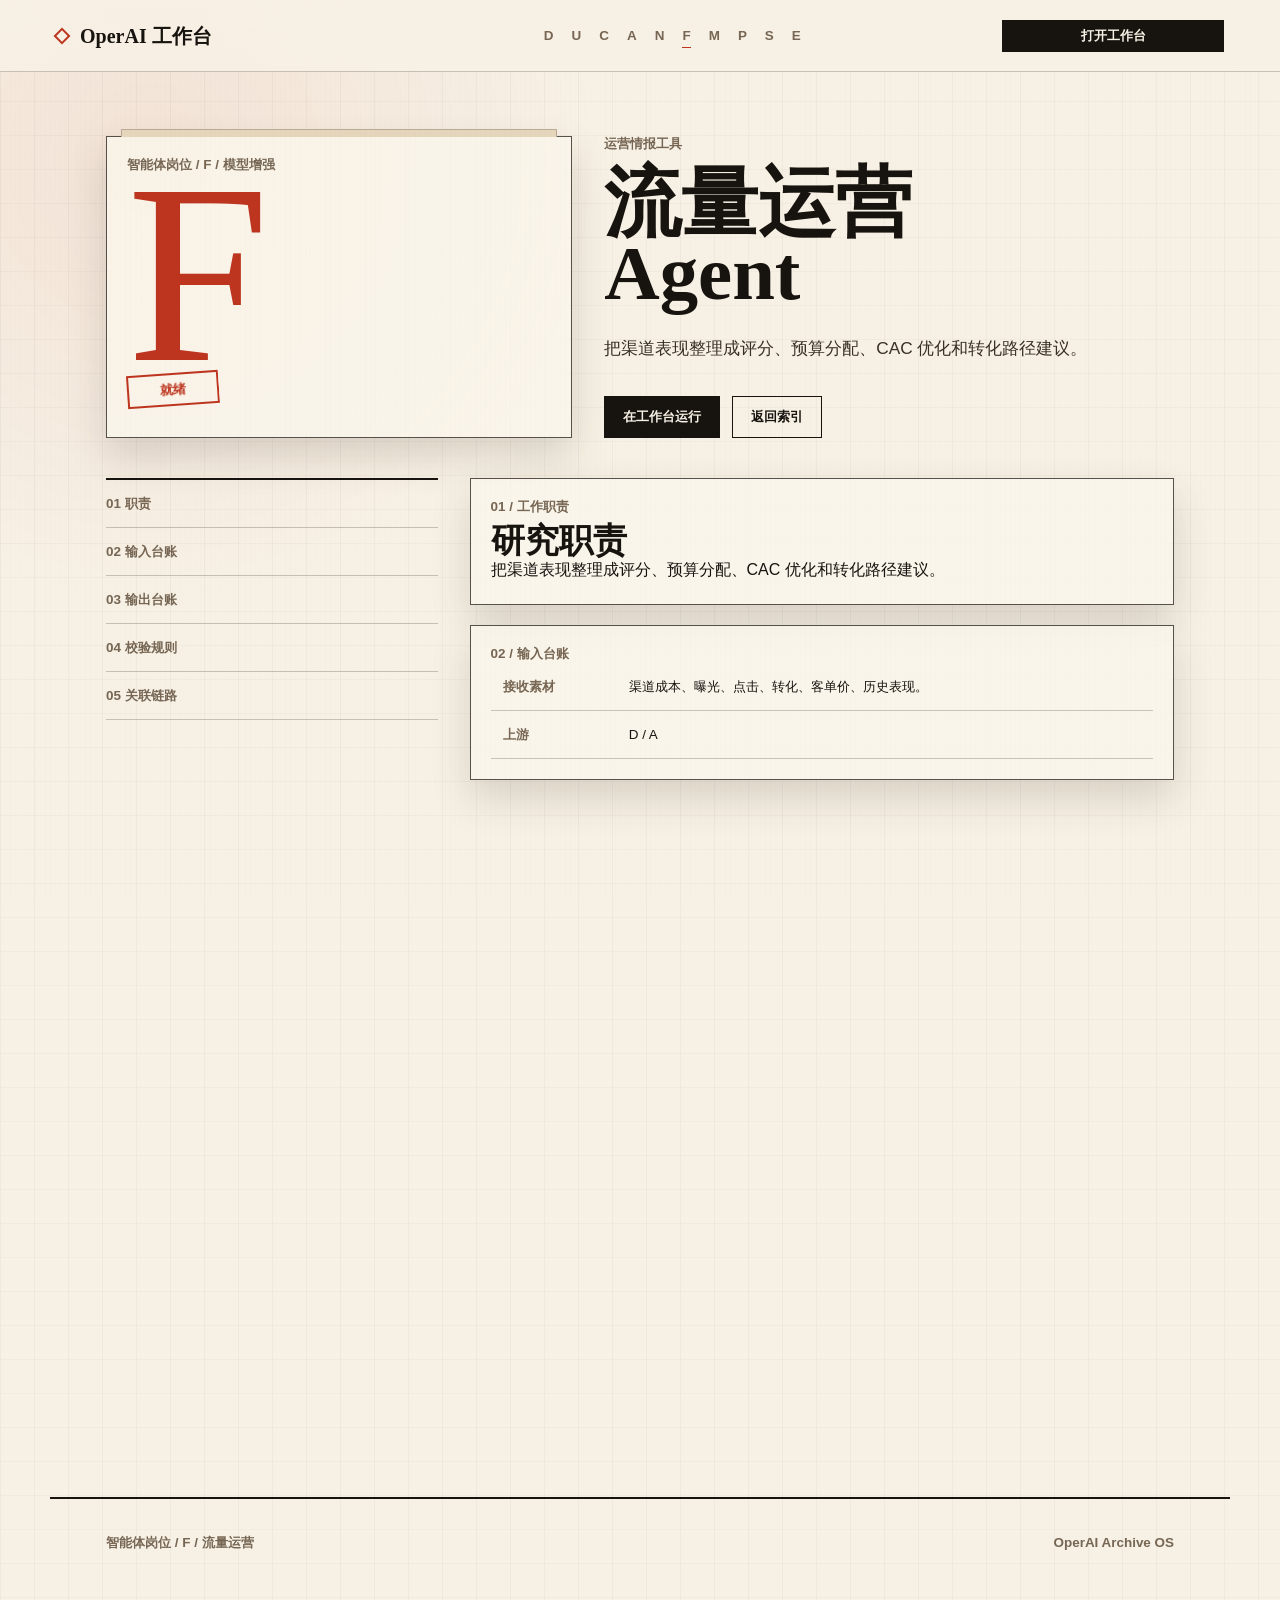
<file: frontend/f-agent.html>
<!DOCTYPE html>
<html lang="zh-CN">
<head>
<meta charset="UTF-8" />
<meta name="viewport" content="width=device-width, initial-scale=1.0" />
<title>F-Agent · 流量运营 — OperAI 工作台</title>
<link rel="stylesheet" href="styles.css" />
</head>
<body>
<header class="nav">
  <a class="nav-brand" href="index.html">OperAI 工作台</a>
  <nav class="nav-links" aria-label="智能体索引"><a href="d-agent.html">D</a><a href="u-agent.html">U</a><a href="c-agent.html">C</a><a href="a-agent.html">A</a><a href="n-agent.html">N</a><a href="f-agent.html">F</a><a href="m-agent.html">M</a><a href="p-agent.html">P</a><a href="s-agent.html">S</a><a href="e-agent.html">E</a></nav>
  <a class="btn btn-primary btn-sm" href="http://127.0.0.1:8501" data-workbench>打开工作台</a>
</header>

<main>
  <section class="agent-file-hero">
    <div class="file-card reveal visible">
      <p class="file-meta">智能体岗位 / F / 模型增强</p>
      <div class="agent-code">F</div>
      <span class="stamp">就绪</span>
    </div>
    <div class="reveal visible delay-1">
      <p class="eyebrow">运营情报工具</p>
      <h1 class="agent-title">流量运营<br>Agent</h1>
      <p class="hero-desc">把渠道表现整理成评分、预算分配、CAC 优化和转化路径建议。</p>
      <div class="hero-actions">
        <a class="btn btn-primary" href="http://127.0.0.1:8501" data-workbench>在工作台运行</a>
        <a class="btn" href="index.html#agents">返回索引</a>
      </div>
    </div>
  </section>

  <div class="agent-layout">
    <aside class="side-index">
      <a href="#role">01 职责</a>
      <a href="#input">02 输入台账</a>
      <a href="#output">03 输出台账</a>
      <a href="#verify">04 校验规则</a>
      <a href="#chain">05 关联链路</a>
    </aside>

    <section class="agent-sections">
      <article class="dossier-panel reveal" id="role">
        <p class="section-kicker">01 / 工作职责</p>
        <h2 class="section-title" style="font-size:var(--text-2xl);">研究职责</h2>
        <p>把渠道表现整理成评分、预算分配、CAC 优化和转化路径建议。</p>
      </article>

      <article class="dossier-panel reveal" id="input">
        <p class="section-kicker">02 / 输入台账</p>
        <table class="ledger-table">
          <tr><th>接收素材</th><td>渠道成本、曝光、点击、转化、客单价、历史表现。</td></tr>
          <tr><th>上游</th><td>D / A</td></tr>
        </table>
      </article>

      <article class="dossier-panel reveal" id="output">
        <p class="section-kicker">03 / 输出台账</p>
        <table class="ledger-table">
          <tr><th>结构化输出</th><td>channel_scores、budget_split、cac_notes、conversion_findings。</td></tr>
          <tr><th>示例场景</th><td>对微博、小红书、公众号按转化、成本、匹配度分配投放预算。</td></tr>
        </table>
      </article>

      <article class="evidence-panel reveal" id="verify">
        <div class="trace-list">
          <div class="trace-node hot">校验规则</div>
          <div class="trace-node">预算归一化必须等于总额；评分维度需可解释。</div>
          <div class="trace-node">只有输出通过规则检查后，状态章才会点亮。</div>
        </div>
      </article>

      <article class="dossier-panel reveal" id="chain">
        <p class="section-kicker">05 / 关联链路</p>
        <table class="ledger-table">
          <tr><th>上游</th><td>D / A</td></tr>
          <tr><th>下游</th><td>N / E</td></tr>
          <tr><th>工作动作</th><td>打开工作台，录入任务材料，运行该 Agent，再审阅结果和证据核查。</td></tr>
        </table>
      </article>
    </section>
  </div>
</main>

<footer>
  <span>智能体岗位 / F / 流量运营</span>
  <span>OperAI Archive OS</span>
</footer>
<script src="main.js"></script>
</body>
</html>
</file>
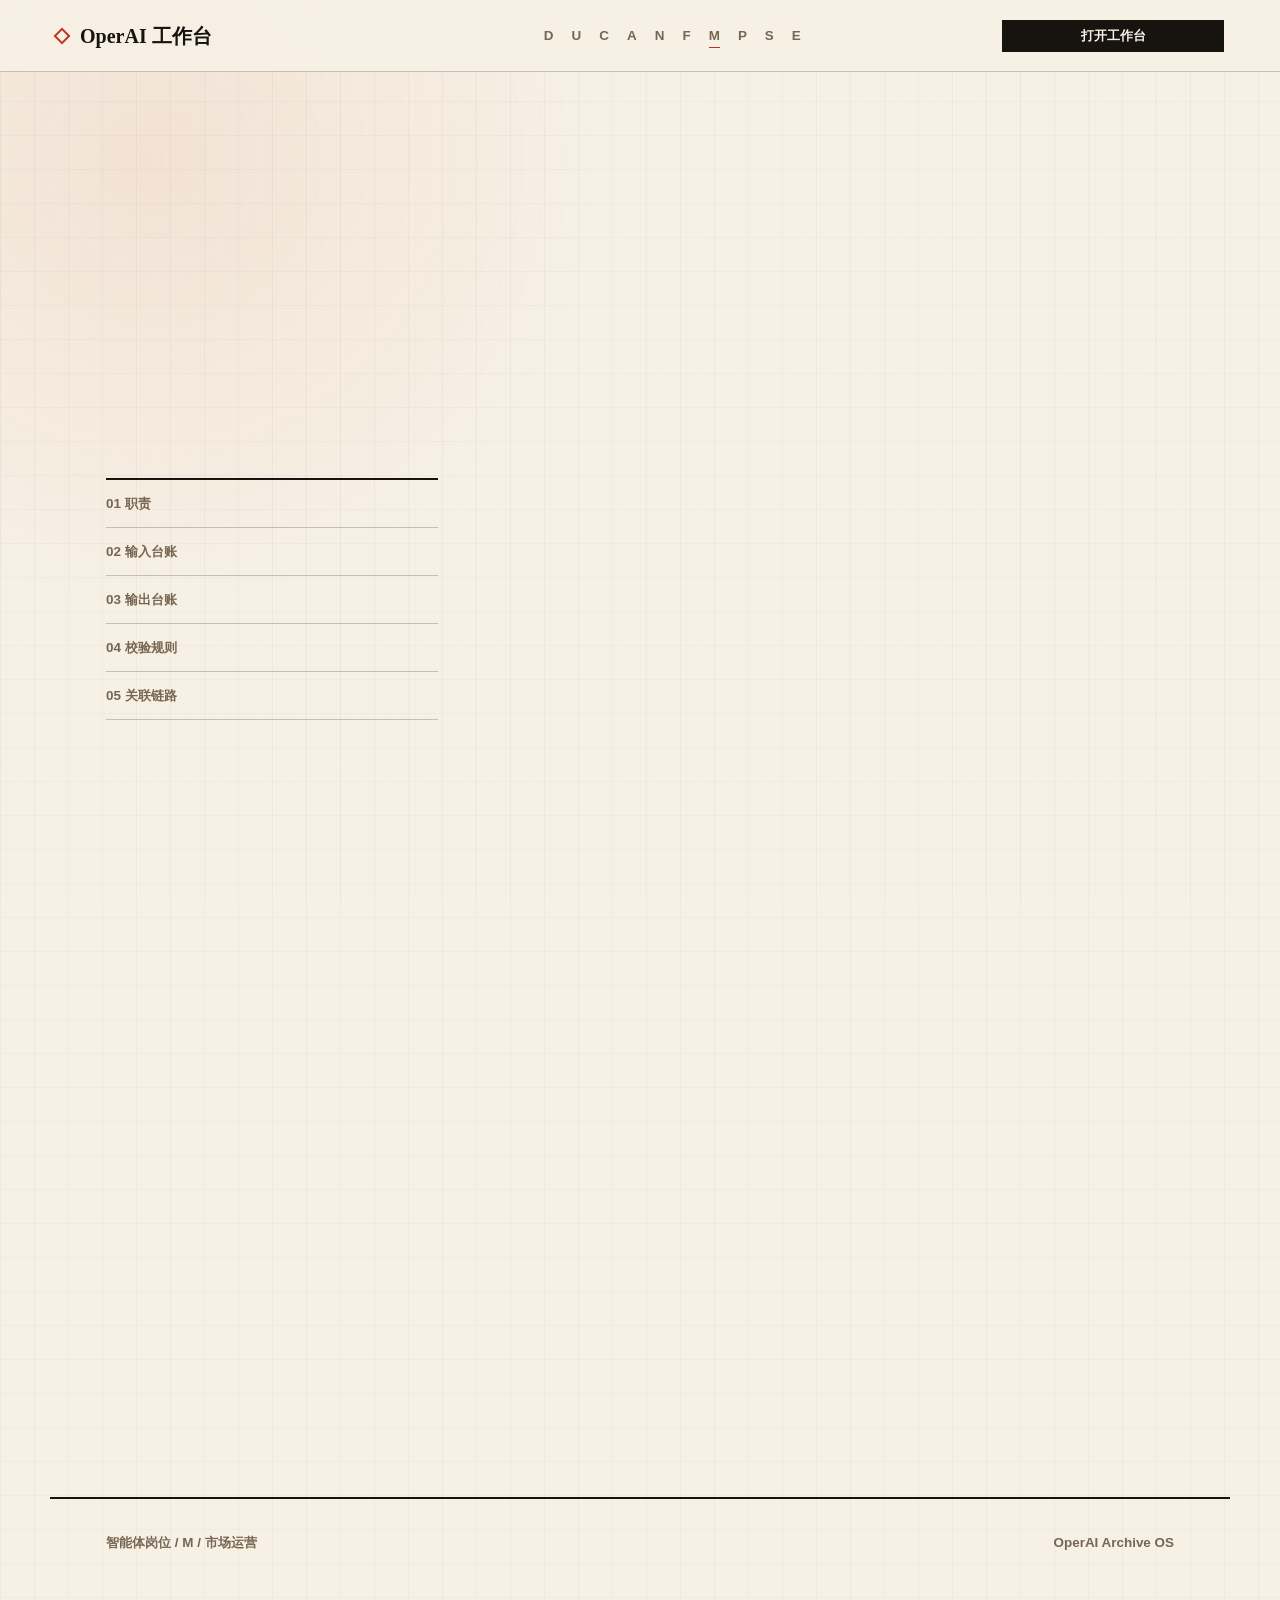
<file: frontend/m-agent.html>
<!DOCTYPE html>
<html lang="zh-CN">
<head>
<meta charset="UTF-8" />
<meta name="viewport" content="width=device-width, initial-scale=1.0" />
<title>M-Agent · 市场运营 — OperAI 工作台</title>
<link rel="stylesheet" href="styles.css" />
</head>
<body>
<header class="nav">
  <a class="nav-brand" href="index.html">OperAI 工作台</a>
  <nav class="nav-links" aria-label="智能体索引"><a href="d-agent.html">D</a><a href="u-agent.html">U</a><a href="c-agent.html">C</a><a href="a-agent.html">A</a><a href="n-agent.html">N</a><a href="f-agent.html">F</a><a href="m-agent.html">M</a><a href="p-agent.html">P</a><a href="s-agent.html">S</a><a href="e-agent.html">E</a></nav>
  <a class="btn btn-primary btn-sm" href="http://127.0.0.1:8501" data-workbench>打开工作台</a>
</header>

<main>
  <section class="agent-file-hero">
    <div class="file-card reveal visible">
      <p class="file-meta">智能体岗位 / M / 策略研判</p>
      <div class="agent-code">M</div>
      <span class="stamp">就绪</span>
    </div>
    <div class="reveal visible delay-1">
      <p class="eyebrow">运营情报工具</p>
      <h1 class="agent-title">市场运营<br>Agent</h1>
      <p class="hero-desc">把品牌定位、竞品、趋势和渠道组合整理成市场判断。</p>
      <div class="hero-actions">
        <a class="btn btn-primary" href="http://127.0.0.1:8501" data-workbench>在工作台运行</a>
        <a class="btn" href="index.html#agents">返回索引</a>
      </div>
    </div>
  </section>

  <div class="agent-layout">
    <aside class="side-index">
      <a href="#role">01 职责</a>
      <a href="#input">02 输入台账</a>
      <a href="#output">03 输出台账</a>
      <a href="#verify">04 校验规则</a>
      <a href="#chain">05 关联链路</a>
    </aside>

    <section class="agent-sections">
      <article class="dossier-panel reveal" id="role">
        <p class="section-kicker">01 / 工作职责</p>
        <h2 class="section-title" style="font-size:var(--text-2xl);">研究职责</h2>
        <p>把品牌定位、竞品、趋势和渠道组合整理成市场判断。</p>
      </article>

      <article class="dossier-panel reveal" id="input">
        <p class="section-kicker">02 / 输入台账</p>
        <table class="ledger-table">
          <tr><th>接收素材</th><td>品牌信息、竞品材料、市场趋势、目标客群、传播目标。</td></tr>
          <tr><th>上游</th><td>原始素材 / D</td></tr>
        </table>
      </article>

      <article class="dossier-panel reveal" id="output">
        <p class="section-kicker">03 / 输出台账</p>
        <table class="ledger-table">
          <tr><th>结构化输出</th><td>positioning、competitor_notes、channel_mix、trend_insights。</td></tr>
          <tr><th>示例场景</th><td>把新品上市材料转为差异化定位和渠道组合建议。</td></tr>
        </table>
      </article>

      <article class="evidence-panel reveal" id="verify">
        <div class="trace-list">
          <div class="trace-node hot">校验规则</div>
          <div class="trace-node">竞品判断需区分事实与推断；定位建议必须回到输入材料。</div>
          <div class="trace-node">只有输出通过规则检查后，状态章才会点亮。</div>
        </div>
      </article>

      <article class="dossier-panel reveal" id="chain">
        <p class="section-kicker">05 / 关联链路</p>
        <table class="ledger-table">
          <tr><th>上游</th><td>原始素材 / D</td></tr>
          <tr><th>下游</th><td>A / C / F</td></tr>
          <tr><th>工作动作</th><td>打开工作台，录入任务材料，运行该 Agent，再审阅结果和证据核查。</td></tr>
        </table>
      </article>
    </section>
  </div>
</main>

<footer>
  <span>智能体岗位 / M / 市场运营</span>
  <span>OperAI Archive OS</span>
</footer>
<script src="main.js"></script>
</body>
</html>
</file>
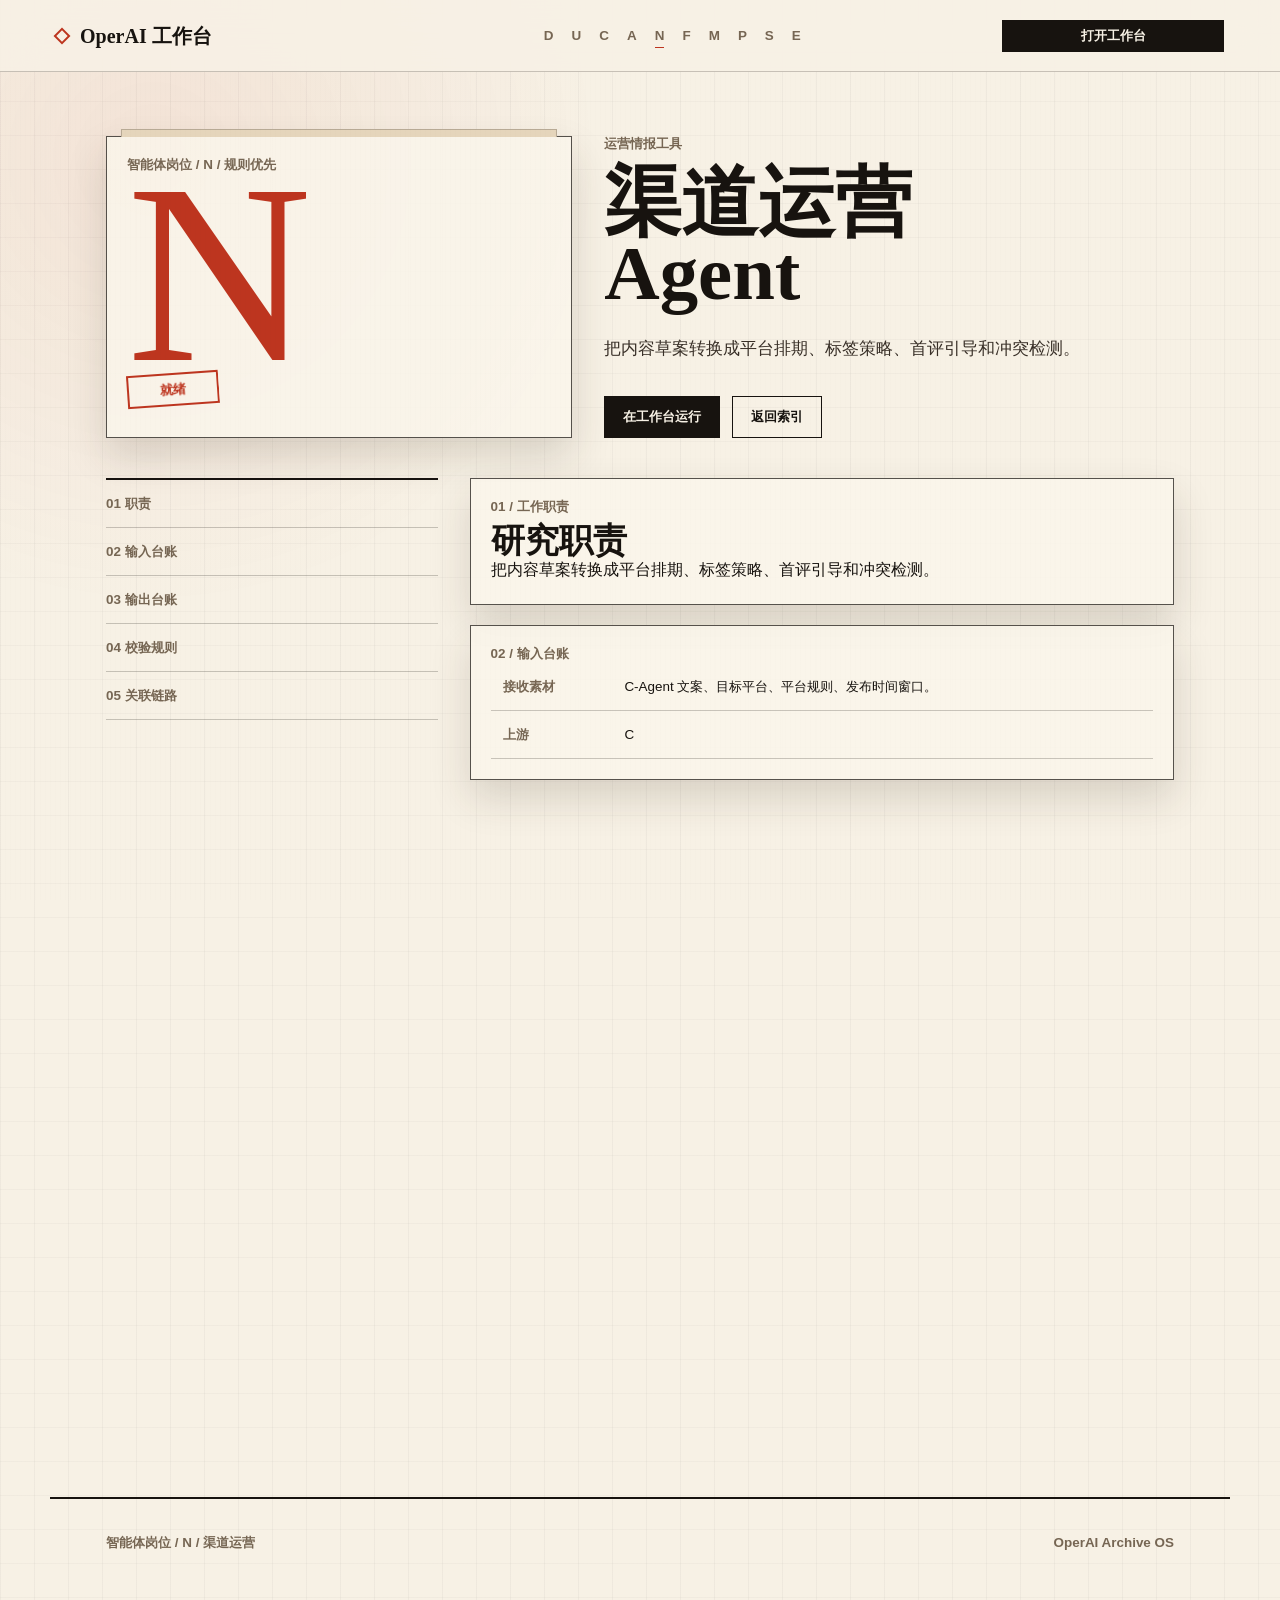
<file: frontend/n-agent.html>
<!DOCTYPE html>
<html lang="zh-CN">
<head>
<meta charset="UTF-8" />
<meta name="viewport" content="width=device-width, initial-scale=1.0" />
<title>N-Agent · 渠道运营 — OperAI 工作台</title>
<link rel="stylesheet" href="styles.css" />
</head>
<body>
<header class="nav">
  <a class="nav-brand" href="index.html">OperAI 工作台</a>
  <nav class="nav-links" aria-label="智能体索引"><a href="d-agent.html">D</a><a href="u-agent.html">U</a><a href="c-agent.html">C</a><a href="a-agent.html">A</a><a href="n-agent.html">N</a><a href="f-agent.html">F</a><a href="m-agent.html">M</a><a href="p-agent.html">P</a><a href="s-agent.html">S</a><a href="e-agent.html">E</a></nav>
  <a class="btn btn-primary btn-sm" href="http://127.0.0.1:8501" data-workbench>打开工作台</a>
</header>

<main>
  <section class="agent-file-hero">
    <div class="file-card reveal visible">
      <p class="file-meta">智能体岗位 / N / 规则优先</p>
      <div class="agent-code">N</div>
      <span class="stamp">就绪</span>
    </div>
    <div class="reveal visible delay-1">
      <p class="eyebrow">运营情报工具</p>
      <h1 class="agent-title">渠道运营<br>Agent</h1>
      <p class="hero-desc">把内容草案转换成平台排期、标签策略、首评引导和冲突检测。</p>
      <div class="hero-actions">
        <a class="btn btn-primary" href="http://127.0.0.1:8501" data-workbench>在工作台运行</a>
        <a class="btn" href="index.html#agents">返回索引</a>
      </div>
    </div>
  </section>

  <div class="agent-layout">
    <aside class="side-index">
      <a href="#role">01 职责</a>
      <a href="#input">02 输入台账</a>
      <a href="#output">03 输出台账</a>
      <a href="#verify">04 校验规则</a>
      <a href="#chain">05 关联链路</a>
    </aside>

    <section class="agent-sections">
      <article class="dossier-panel reveal" id="role">
        <p class="section-kicker">01 / 工作职责</p>
        <h2 class="section-title" style="font-size:var(--text-2xl);">研究职责</h2>
        <p>把内容草案转换成平台排期、标签策略、首评引导和冲突检测。</p>
      </article>

      <article class="dossier-panel reveal" id="input">
        <p class="section-kicker">02 / 输入台账</p>
        <table class="ledger-table">
          <tr><th>接收素材</th><td>C-Agent 文案、目标平台、平台规则、发布时间窗口。</td></tr>
          <tr><th>上游</th><td>C</td></tr>
        </table>
      </article>

      <article class="dossier-panel reveal" id="output">
        <p class="section-kicker">03 / 输出台账</p>
        <table class="ledger-table">
          <tr><th>结构化输出</th><td>schedule_suggestions、hashtags、platform_notes、first_comment_suggestions。</td></tr>
          <tr><th>示例场景</th><td>微博安排互动高峰，小红书安排社区活跃窗口，公众号安排长阅读窗口。</td></tr>
        </table>
      </article>

      <article class="evidence-panel reveal" id="verify">
        <div class="trace-list">
          <div class="trace-node hot">校验规则</div>
          <div class="trace-node">同平台排期不能重复；标签数量需要精简；平台规则优先于模型建议。</div>
          <div class="trace-node">只有输出通过规则检查后，状态章才会点亮。</div>
        </div>
      </article>

      <article class="dossier-panel reveal" id="chain">
        <p class="section-kicker">05 / 关联链路</p>
        <table class="ledger-table">
          <tr><th>上游</th><td>C</td></tr>
          <tr><th>下游</th><td>交付导出</td></tr>
          <tr><th>工作动作</th><td>打开工作台，录入任务材料，运行该 Agent，再审阅结果和证据核查。</td></tr>
        </table>
      </article>
    </section>
  </div>
</main>

<footer>
  <span>智能体岗位 / N / 渠道运营</span>
  <span>OperAI Archive OS</span>
</footer>
<script src="main.js"></script>
</body>
</html>
</file>
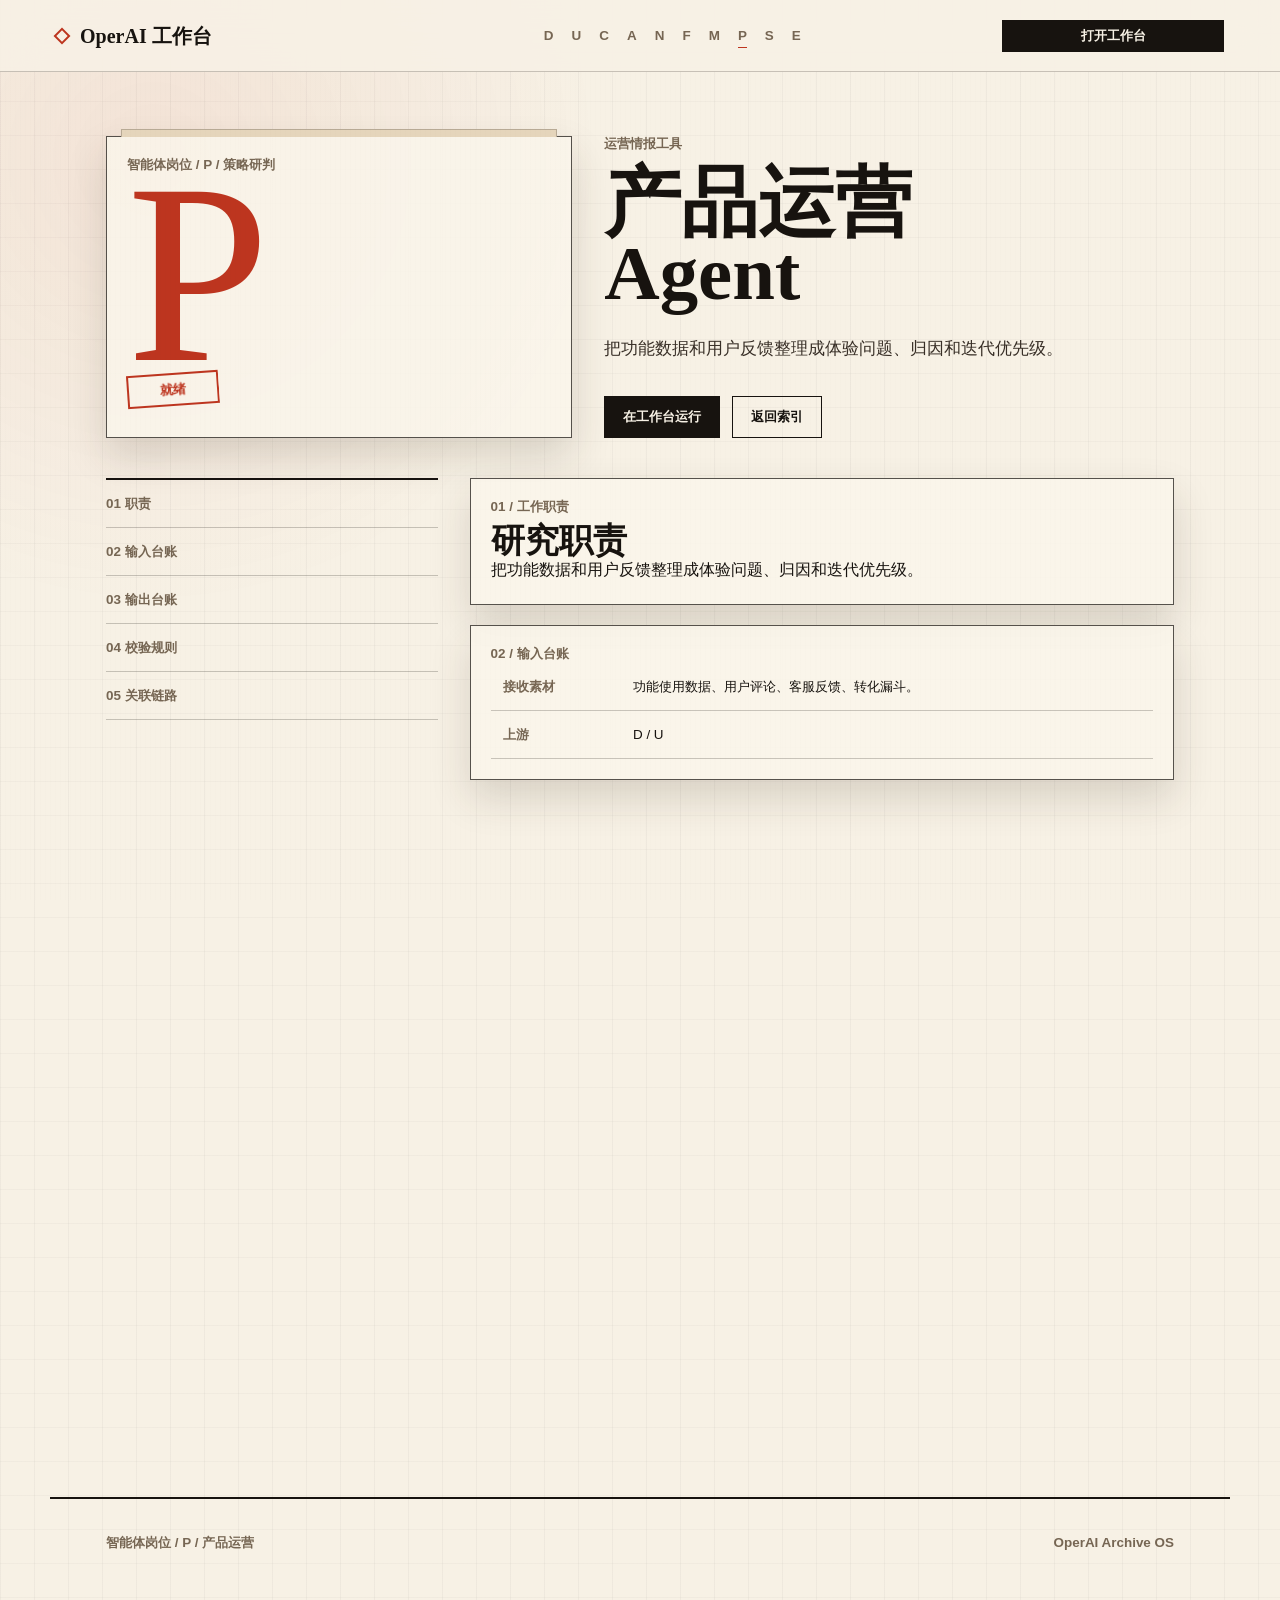
<file: frontend/p-agent.html>
<!DOCTYPE html>
<html lang="zh-CN">
<head>
<meta charset="UTF-8" />
<meta name="viewport" content="width=device-width, initial-scale=1.0" />
<title>P-Agent · 产品运营 — OperAI 工作台</title>
<link rel="stylesheet" href="styles.css" />
</head>
<body>
<header class="nav">
  <a class="nav-brand" href="index.html">OperAI 工作台</a>
  <nav class="nav-links" aria-label="智能体索引"><a href="d-agent.html">D</a><a href="u-agent.html">U</a><a href="c-agent.html">C</a><a href="a-agent.html">A</a><a href="n-agent.html">N</a><a href="f-agent.html">F</a><a href="m-agent.html">M</a><a href="p-agent.html">P</a><a href="s-agent.html">S</a><a href="e-agent.html">E</a></nav>
  <a class="btn btn-primary btn-sm" href="http://127.0.0.1:8501" data-workbench>打开工作台</a>
</header>

<main>
  <section class="agent-file-hero">
    <div class="file-card reveal visible">
      <p class="file-meta">智能体岗位 / P / 策略研判</p>
      <div class="agent-code">P</div>
      <span class="stamp">就绪</span>
    </div>
    <div class="reveal visible delay-1">
      <p class="eyebrow">运营情报工具</p>
      <h1 class="agent-title">产品运营<br>Agent</h1>
      <p class="hero-desc">把功能数据和用户反馈整理成体验问题、归因和迭代优先级。</p>
      <div class="hero-actions">
        <a class="btn btn-primary" href="http://127.0.0.1:8501" data-workbench>在工作台运行</a>
        <a class="btn" href="index.html#agents">返回索引</a>
      </div>
    </div>
  </section>

  <div class="agent-layout">
    <aside class="side-index">
      <a href="#role">01 职责</a>
      <a href="#input">02 输入台账</a>
      <a href="#output">03 输出台账</a>
      <a href="#verify">04 校验规则</a>
      <a href="#chain">05 关联链路</a>
    </aside>

    <section class="agent-sections">
      <article class="dossier-panel reveal" id="role">
        <p class="section-kicker">01 / 工作职责</p>
        <h2 class="section-title" style="font-size:var(--text-2xl);">研究职责</h2>
        <p>把功能数据和用户反馈整理成体验问题、归因和迭代优先级。</p>
      </article>

      <article class="dossier-panel reveal" id="input">
        <p class="section-kicker">02 / 输入台账</p>
        <table class="ledger-table">
          <tr><th>接收素材</th><td>功能使用数据、用户评论、客服反馈、转化漏斗。</td></tr>
          <tr><th>上游</th><td>D / U</td></tr>
        </table>
      </article>

      <article class="dossier-panel reveal" id="output">
        <p class="section-kicker">03 / 输出台账</p>
        <table class="ledger-table">
          <tr><th>结构化输出</th><td>feature_findings、feedback_clusters、priority_queue、experiment_suggestions。</td></tr>
          <tr><th>示例场景</th><td>把耳压感、续航、佩戴稳定性反馈整理成下一轮优化建议。</td></tr>
        </table>
      </article>

      <article class="evidence-panel reveal" id="verify">
        <div class="trace-list">
          <div class="trace-node hot">校验规则</div>
          <div class="trace-node">优先级需要说明影响面、成本和证据来源。</div>
          <div class="trace-node">只有输出通过规则检查后，状态章才会点亮。</div>
        </div>
      </article>

      <article class="dossier-panel reveal" id="chain">
        <p class="section-kicker">05 / 关联链路</p>
        <table class="ledger-table">
          <tr><th>上游</th><td>D / U</td></tr>
          <tr><th>下游</th><td>C / A</td></tr>
          <tr><th>工作动作</th><td>打开工作台，录入任务材料，运行该 Agent，再审阅结果和证据核查。</td></tr>
        </table>
      </article>
    </section>
  </div>
</main>

<footer>
  <span>智能体岗位 / P / 产品运营</span>
  <span>OperAI Archive OS</span>
</footer>
<script src="main.js"></script>
</body>
</html>
</file>
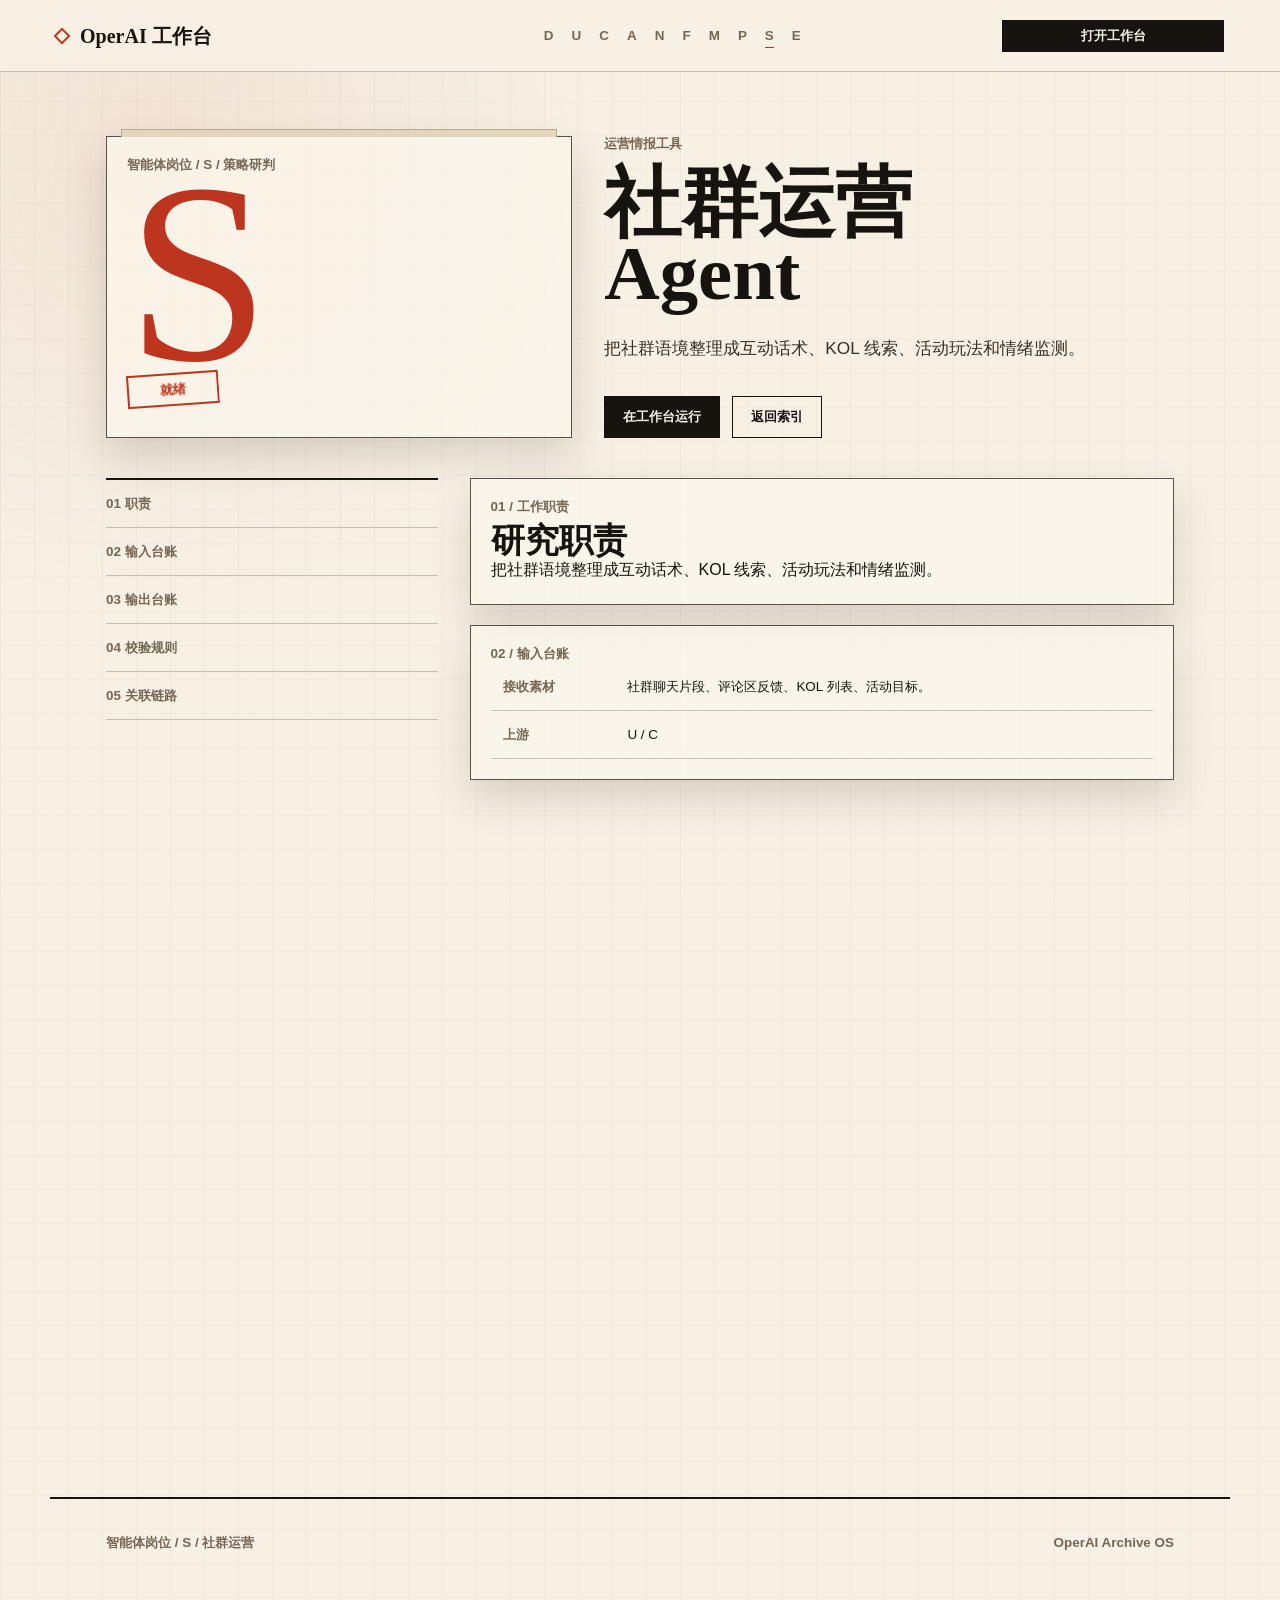
<file: frontend/s-agent.html>
<!DOCTYPE html>
<html lang="zh-CN">
<head>
<meta charset="UTF-8" />
<meta name="viewport" content="width=device-width, initial-scale=1.0" />
<title>S-Agent · 社群运营 — OperAI 工作台</title>
<link rel="stylesheet" href="styles.css" />
</head>
<body>
<header class="nav">
  <a class="nav-brand" href="index.html">OperAI 工作台</a>
  <nav class="nav-links" aria-label="智能体索引"><a href="d-agent.html">D</a><a href="u-agent.html">U</a><a href="c-agent.html">C</a><a href="a-agent.html">A</a><a href="n-agent.html">N</a><a href="f-agent.html">F</a><a href="m-agent.html">M</a><a href="p-agent.html">P</a><a href="s-agent.html">S</a><a href="e-agent.html">E</a></nav>
  <a class="btn btn-primary btn-sm" href="http://127.0.0.1:8501" data-workbench>打开工作台</a>
</header>

<main>
  <section class="agent-file-hero">
    <div class="file-card reveal visible">
      <p class="file-meta">智能体岗位 / S / 策略研判</p>
      <div class="agent-code">S</div>
      <span class="stamp">就绪</span>
    </div>
    <div class="reveal visible delay-1">
      <p class="eyebrow">运营情报工具</p>
      <h1 class="agent-title">社群运营<br>Agent</h1>
      <p class="hero-desc">把社群语境整理成互动话术、KOL 线索、活动玩法和情绪监测。</p>
      <div class="hero-actions">
        <a class="btn btn-primary" href="http://127.0.0.1:8501" data-workbench>在工作台运行</a>
        <a class="btn" href="index.html#agents">返回索引</a>
      </div>
    </div>
  </section>

  <div class="agent-layout">
    <aside class="side-index">
      <a href="#role">01 职责</a>
      <a href="#input">02 输入台账</a>
      <a href="#output">03 输出台账</a>
      <a href="#verify">04 校验规则</a>
      <a href="#chain">05 关联链路</a>
    </aside>

    <section class="agent-sections">
      <article class="dossier-panel reveal" id="role">
        <p class="section-kicker">01 / 工作职责</p>
        <h2 class="section-title" style="font-size:var(--text-2xl);">研究职责</h2>
        <p>把社群语境整理成互动话术、KOL 线索、活动玩法和情绪监测。</p>
      </article>

      <article class="dossier-panel reveal" id="input">
        <p class="section-kicker">02 / 输入台账</p>
        <table class="ledger-table">
          <tr><th>接收素材</th><td>社群聊天片段、评论区反馈、KOL 列表、活动目标。</td></tr>
          <tr><th>上游</th><td>U / C</td></tr>
        </table>
      </article>

      <article class="dossier-panel reveal" id="output">
        <p class="section-kicker">03 / 输出台账</p>
        <table class="ledger-table">
          <tr><th>结构化输出</th><td>conversation_prompts、kol_matches、community_actions、sentiment_notes。</td></tr>
          <tr><th>示例场景</th><td>把用户评论中的疑虑转为社群答疑脚本和互动问题。</td></tr>
        </table>
      </article>

      <article class="evidence-panel reveal" id="verify">
        <div class="trace-list">
          <div class="trace-node hot">校验规则</div>
          <div class="trace-node">话术不能冒充用户真实评价；KOL 匹配需说明理由。</div>
          <div class="trace-node">只有输出通过规则检查后，状态章才会点亮。</div>
        </div>
      </article>

      <article class="dossier-panel reveal" id="chain">
        <p class="section-kicker">05 / 关联链路</p>
        <table class="ledger-table">
          <tr><th>上游</th><td>U / C</td></tr>
          <tr><th>下游</th><td>N / E</td></tr>
          <tr><th>工作动作</th><td>打开工作台，录入任务材料，运行该 Agent，再审阅结果和证据核查。</td></tr>
        </table>
      </article>
    </section>
  </div>
</main>

<footer>
  <span>智能体岗位 / S / 社群运营</span>
  <span>OperAI Archive OS</span>
</footer>
<script src="main.js"></script>
</body>
</html>
</file>
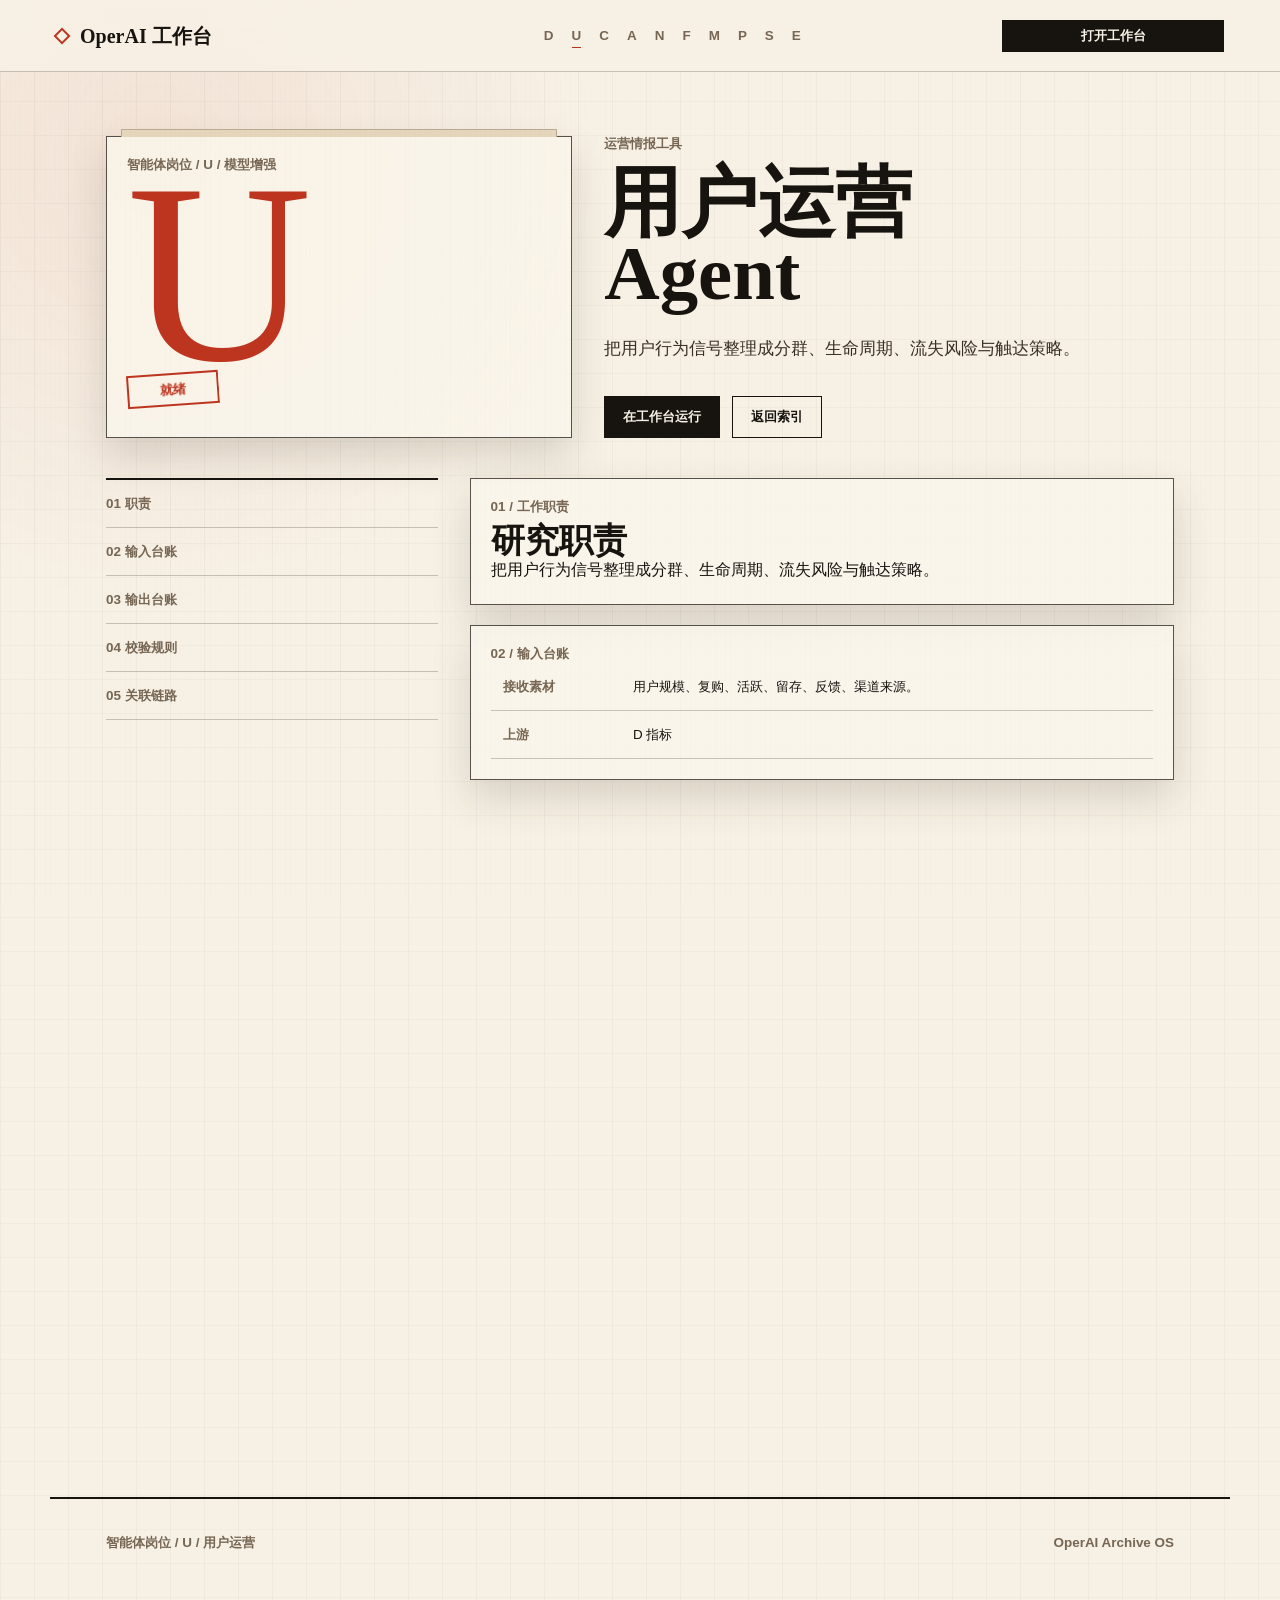
<file: frontend/u-agent.html>
<!DOCTYPE html>
<html lang="zh-CN">
<head>
<meta charset="UTF-8" />
<meta name="viewport" content="width=device-width, initial-scale=1.0" />
<title>U-Agent · 用户运营 — OperAI 工作台</title>
<link rel="stylesheet" href="styles.css" />
</head>
<body>
<header class="nav">
  <a class="nav-brand" href="index.html">OperAI 工作台</a>
  <nav class="nav-links" aria-label="智能体索引"><a href="d-agent.html">D</a><a href="u-agent.html">U</a><a href="c-agent.html">C</a><a href="a-agent.html">A</a><a href="n-agent.html">N</a><a href="f-agent.html">F</a><a href="m-agent.html">M</a><a href="p-agent.html">P</a><a href="s-agent.html">S</a><a href="e-agent.html">E</a></nav>
  <a class="btn btn-primary btn-sm" href="http://127.0.0.1:8501" data-workbench>打开工作台</a>
</header>

<main>
  <section class="agent-file-hero">
    <div class="file-card reveal visible">
      <p class="file-meta">智能体岗位 / U / 模型增强</p>
      <div class="agent-code">U</div>
      <span class="stamp">就绪</span>
    </div>
    <div class="reveal visible delay-1">
      <p class="eyebrow">运营情报工具</p>
      <h1 class="agent-title">用户运营<br>Agent</h1>
      <p class="hero-desc">把用户行为信号整理成分群、生命周期、流失风险与触达策略。</p>
      <div class="hero-actions">
        <a class="btn btn-primary" href="http://127.0.0.1:8501" data-workbench>在工作台运行</a>
        <a class="btn" href="index.html#agents">返回索引</a>
      </div>
    </div>
  </section>

  <div class="agent-layout">
    <aside class="side-index">
      <a href="#role">01 职责</a>
      <a href="#input">02 输入台账</a>
      <a href="#output">03 输出台账</a>
      <a href="#verify">04 校验规则</a>
      <a href="#chain">05 关联链路</a>
    </aside>

    <section class="agent-sections">
      <article class="dossier-panel reveal" id="role">
        <p class="section-kicker">01 / 工作职责</p>
        <h2 class="section-title" style="font-size:var(--text-2xl);">研究职责</h2>
        <p>把用户行为信号整理成分群、生命周期、流失风险与触达策略。</p>
      </article>

      <article class="dossier-panel reveal" id="input">
        <p class="section-kicker">02 / 输入台账</p>
        <table class="ledger-table">
          <tr><th>接收素材</th><td>用户规模、复购、活跃、留存、反馈、渠道来源。</td></tr>
          <tr><th>上游</th><td>D 指标</td></tr>
        </table>
      </article>

      <article class="dossier-panel reveal" id="output">
        <p class="section-kicker">03 / 输出台账</p>
        <table class="ledger-table">
          <tr><th>结构化输出</th><td>segments、lifecycle、churn_risks、retention_actions。</td></tr>
          <tr><th>示例场景</th><td>把近 30 天活跃下降用户归为需唤醒人群，并生成触达建议。</td></tr>
        </table>
      </article>

      <article class="evidence-panel reveal" id="verify">
        <div class="trace-list">
          <div class="trace-node hot">校验规则</div>
          <div class="trace-node">分群必须有指标依据；流失预警不能脱离样本范围。</div>
          <div class="trace-node">只有输出通过规则检查后，状态章才会点亮。</div>
        </div>
      </article>

      <article class="dossier-panel reveal" id="chain">
        <p class="section-kicker">05 / 关联链路</p>
        <table class="ledger-table">
          <tr><th>上游</th><td>D 指标</td></tr>
          <tr><th>下游</th><td>C / S / E</td></tr>
          <tr><th>工作动作</th><td>打开工作台，录入任务材料，运行该 Agent，再审阅结果和证据核查。</td></tr>
        </table>
      </article>
    </section>
  </div>
</main>

<footer>
  <span>智能体岗位 / U / 用户运营</span>
  <span>OperAI Archive OS</span>
</footer>
<script src="main.js"></script>
</body>
</html>
</file>
<file: frontend/styles.css>
@import url("tokens.css");

*, *::before, *::after { box-sizing: border-box; }
* { margin: 0; padding: 0; }
html {
  --scroll-progress: 0;
  --grid-shift: 0px;
  scroll-behavior: smooth;
  -webkit-font-smoothing: antialiased;
}
body {
  min-height: 100vh;
  font-family: var(--font-body);
  color: var(--ink);
  background:
    radial-gradient(circle at 12% 10%, rgba(189, 53, 31, 0.08), transparent 28rem),
    linear-gradient(90deg, rgba(23, 19, 15, 0.035) 1px, transparent 1px),
    linear-gradient(0deg, rgba(23, 19, 15, 0.028) 1px, transparent 1px),
    var(--paper-0);
  background-size: auto, 34px 34px, 34px 34px, auto;
  background-position: center, var(--grid-shift) 0, 0 var(--grid-shift), center;
  line-height: 1.72;
  overflow-x: hidden;
}
body::before {
  content: "";
  position: fixed;
  inset: 0;
  pointer-events: none;
  z-index: 2;
  opacity: 0.35;
  mix-blend-mode: multiply;
  background-image:
    linear-gradient(rgba(255,255,255,0.35), rgba(255,255,255,0.35)),
    repeating-linear-gradient(90deg, rgba(23, 19, 15, 0.025) 0 1px, transparent 1px 5px);
}
a { color: inherit; text-decoration: none; }
button, textarea, input { font: inherit; }
::selection { color: var(--paper-0); background: var(--vermilion); }

.scan-field {
  position: fixed;
  width: 96px;
  height: 96px;
  border: 0;
  border-radius: 50%;
  pointer-events: none;
  transform: translate3d(-50%, -50%, 0);
  z-index: 50;
  opacity: 0;
  transition: opacity var(--fast) var(--ease-out);
  background: radial-gradient(circle, rgba(224, 82, 50, 0.10), rgba(224, 82, 50, 0.04) 34%, transparent 70%);
  filter: blur(2px);
  mix-blend-mode: multiply;
}
.scan-field.active { opacity: .72; }

.nav {
  position: sticky;
  top: 0;
  z-index: 30;
  min-height: var(--nav-h);
  display: grid;
  grid-template-columns: auto minmax(360px, 620px) auto;
  gap: var(--s-5);
  align-items: center;
  padding: var(--s-4) var(--px);
  border-bottom: 1px solid var(--archive-line);
  background: rgba(247, 241, 229, 0.88);
  backdrop-filter: blur(18px);
}
.nav::after {
  content: "";
  position: absolute;
  left: 0;
  right: 0;
  bottom: -1px;
  height: 2px;
  background: linear-gradient(90deg, var(--vermilion), rgba(224, 82, 50, 0.22));
  box-shadow: 0 0 18px rgba(224, 82, 50, 0.32);
  transform: scaleX(var(--scroll-progress));
  transform-origin: left;
}
.nav-brand {
  display: inline-flex;
  align-items: center;
  gap: var(--s-3);
  font-family: var(--font-display);
  font-size: var(--text-lg);
  font-weight: 700;
  line-height: 1;
}
.nav-brand::before {
  content: "";
  width: 12px;
  height: 12px;
  border: 2px solid var(--vermilion);
  transform: rotate(45deg);
}
.nav-sub {
  color: var(--archive);
  font-family: var(--font-label);
  font-size: var(--text-sm);
  font-weight: 650;
  letter-spacing: 0;
}
.nav-links {
  display: flex;
  justify-content: center;
  gap: clamp(8px, 1.5vw, 18px);
  font-family: var(--font-label);
  font-size: var(--text-sm);
  font-weight: 650;
  line-height: 1;
  color: var(--archive);
  letter-spacing: 0;
}
.nav-links a {
  position: relative;
  padding: 6px 0;
  white-space: nowrap;
}
.nav-links a::after {
  content: "";
  position: absolute;
  left: 0;
  right: 0;
  bottom: 0;
  height: 1px;
  transform: scaleX(0);
  transform-origin: left;
  background: var(--vermilion);
  transition: transform var(--fast) var(--ease-out);
}
.nav-links a:hover::after,
.nav-links a.active::after { transform: scaleX(1); }

.nav-directory {
  justify-self: center;
  position: relative;
  display: grid;
  grid-template-columns: repeat(4, minmax(0, 1fr));
  gap: 0;
  width: min(54vw, 560px);
  min-width: 420px;
  padding: 0;
  background: transparent;
  box-shadow: none;
}
.nav-directory a {
  display: inline-flex;
  align-items: center;
  justify-content: center;
  min-height: 38px;
  padding: 0 12px;
  border-right: 1px solid rgba(23, 19, 15, 0.13);
  isolation: isolate;
  transition: color var(--fast) var(--ease-out), background var(--fast) var(--ease-out), transform var(--fast) var(--ease-out);
}
.nav-directory a:last-child { border-right: 0; }
.nav-directory a::after {
  left: 18px;
  right: 18px;
  bottom: 5px;
  height: 2px;
  transform-origin: center;
  box-shadow: 0 0 14px rgba(224, 82, 50, 0.42);
}
.nav-directory a:hover,
.nav-directory a.active {
  color: var(--ink);
  background: transparent;
  transform: translateY(-1px);
}

.btn {
  position: relative;
  display: inline-flex;
  align-items: center;
  justify-content: center;
  gap: var(--s-2);
  min-height: 42px;
  padding: 10px 18px;
  border: 1px solid var(--ink);
  background: transparent;
  color: var(--ink);
  cursor: pointer;
  font-family: var(--font-label);
  font-size: var(--text-sm);
  font-weight: 680;
  line-height: 1;
  letter-spacing: 0;
  overflow: hidden;
  transition: color var(--fast) var(--ease-out), border-color var(--fast) var(--ease-out), transform var(--fast) var(--ease-out);
}
.btn::before {
  content: "";
  position: absolute;
  inset: 0;
  transform: translateX(-105%);
  background: var(--vermilion);
  transition: transform var(--motion) var(--ease-out);
  z-index: -1;
}
.btn:hover { color: var(--paper-0); border-color: var(--vermilion); transform: translateY(-1px); }
.btn:hover::before { transform: translateX(0); }
.btn-primary { background: var(--ink); color: var(--paper-0); }
.btn-primary::before { background: var(--vermilion); }
.btn-sm { min-height: 32px; padding: 6px 12px; }

.archive-shell { max-width: var(--max); margin: 0 auto; padding: 0 var(--px); }
.hero {
  position: relative;
  min-height: calc(100vh - var(--nav-h));
  display: grid;
  grid-template-columns: minmax(0, 1.18fr) minmax(280px, 0.82fr);
  gap: clamp(32px, 7vw, 86px);
  align-items: center;
  padding: var(--s-16) var(--px) var(--s-12);
}
.hero::after {
  content: "";
  position: absolute;
  left: var(--px);
  right: var(--px);
  top: 18%;
  height: 2px;
  background: var(--vermilion);
  box-shadow: var(--scan-glow);
  transform: rotate(-4deg) scaleX(0);
  transform-origin: left;
  animation: scanSweep 1400ms var(--ease-out) 220ms forwards;
  pointer-events: none;
}
.eyebrow,
.file-meta,
.section-kicker {
  font-family: var(--font-label);
  color: var(--archive);
  font-size: var(--text-sm);
  font-weight: 650;
  line-height: 1.25;
  letter-spacing: 0;
}
.hero-title {
  margin-top: var(--s-5);
  font-family: var(--font-display);
  font-size: var(--text-hero);
  line-height: 0.88;
  font-weight: 800;
}
.hero-lockup {
  display: grid;
  grid-template-columns: min-content auto;
  grid-template-areas:
    "oper joint"
    "harness harness";
  align-items: end;
  column-gap: clamp(14px, 2.2vw, 28px);
  row-gap: clamp(4px, 1vw, 10px);
  width: max-content;
  max-width: 100%;
  line-height: 0.82;
}
.brand-word {
  grid-area: oper;
  font-family: var(--font-display);
  font-size: clamp(4.2rem, 10.5vw, 10rem);
  font-weight: 900;
  line-height: 0.78;
  color: var(--ink);
}
.brand-joint {
  grid-area: joint;
  position: relative;
  align-self: center;
  display: inline-grid;
  place-items: center;
  width: clamp(46px, 7vw, 84px);
  aspect-ratio: 1;
  border: 2px solid var(--vermilion);
  color: var(--vermilion);
  font-family: var(--font-label);
  font-size: clamp(1.35rem, 3vw, 2.8rem);
  font-weight: 900;
  line-height: 1;
  transform: rotate(-7deg);
  box-shadow: 0 0 0 6px rgba(189, 53, 31, 0.055), 0 14px 26px rgba(189, 53, 31, 0.14);
}
.brand-joint::before,
.brand-joint::after {
  content: "";
  position: absolute;
  left: -18px;
  right: -18px;
  top: 50%;
  height: 1px;
  background: var(--vermilion);
  opacity: 0.58;
  transform: translateY(-50%);
  z-index: -1;
}
.brand-joint::after {
  left: 50%;
  right: auto;
  top: -16px;
  bottom: -16px;
  width: 1px;
  height: auto;
  transform: translateX(-50%);
}
.engine-word {
  grid-area: harness;
  justify-self: end;
  position: relative;
  padding-left: clamp(42px, 7vw, 96px);
  color: var(--vermilion);
  font-family: var(--font-label);
  font-size: clamp(2.1rem, 5.5vw, 5.4rem);
  font-weight: 850;
  line-height: 0.92;
}
.engine-word::before {
  content: "";
  position: absolute;
  left: 0;
  top: 54%;
  width: clamp(28px, 5vw, 72px);
  height: 2px;
  background: var(--vermilion);
  box-shadow: 0 0 14px rgba(224, 82, 50, 0.42);
}
.hero-desc {
  max-width: 640px;
  margin-top: var(--s-6);
  color: var(--ink-2);
  font-size: var(--text-md);
}
.hero-actions { display: flex; flex-wrap: wrap; gap: var(--s-3); margin-top: var(--s-8); }
.hero-ledger {
  border: 2px solid var(--ink);
  background: rgba(251, 246, 235, 0.72);
  box-shadow: var(--shadow-paper);
  padding: var(--s-5);
}

.stamp {
  display: inline-flex;
  align-items: center;
  justify-content: center;
  min-width: 92px;
  padding: 8px 12px;
  border: 2px solid currentColor;
  color: var(--vermilion);
  font-family: var(--font-label);
  font-size: var(--text-sm);
  font-weight: 800;
  line-height: 1;
  letter-spacing: 0;
  transform: rotate(-4deg);
}
.stamp.dark { color: var(--evidence-text); border-color: rgba(239, 227, 207, 0.72); }
.stamp.ok { color: var(--success); }
.stamp.warn { color: var(--warning); }

.section {
  position: relative;
  padding: var(--s-20) var(--px);
  max-width: var(--max);
  margin: 0 auto;
}
.section::before {
  content: "";
  position: absolute;
  left: var(--px);
  top: calc(var(--s-20) - 22px);
  width: min(260px, 32vw);
  height: 1px;
  background: linear-gradient(90deg, var(--vermilion), transparent);
  opacity: 0;
  transform: scaleX(0.2);
  transform-origin: left;
  transition: opacity var(--motion) var(--ease-out), transform var(--motion) var(--ease-out);
}
.section.in-view::before {
  opacity: 0.82;
  transform: scaleX(1);
}
.section-header {
  display: grid;
  grid-template-columns: minmax(0, 0.72fr) minmax(260px, 0.28fr);
  gap: var(--s-8);
  align-items: end;
  margin-bottom: var(--s-8);
  border-bottom: 2px solid var(--ink);
  padding-bottom: var(--s-5);
  transition: border-color var(--motion) var(--ease-out), filter var(--motion) var(--ease-out);
}
.section.in-view .section-header {
  border-bottom-color: rgba(189, 53, 31, 0.72);
  filter: drop-shadow(0 12px 28px rgba(189, 53, 31, 0.07));
}
.section-title {
  margin-top: var(--s-2);
  font-family: var(--font-display);
  font-size: clamp(2rem, 5vw, 4.2rem);
  line-height: 0.95;
}
.section-note {
  color: var(--archive);
  font-size: var(--text-sm);
  line-height: 1.75;
}

.file-card,
.dossier-panel {
  position: relative;
  border: 1px solid var(--archive-line-strong);
  background: rgba(251, 246, 235, 0.84);
  box-shadow: var(--shadow-paper);
  padding: var(--s-5);
  transform-style: preserve-3d;
}
.file-card::before {
  content: "";
  position: absolute;
  left: 14px;
  right: 14px;
  top: -8px;
  height: 8px;
  border: 1px solid var(--archive-line);
  border-bottom: 0;
  background: var(--paper-2);
}
.file-card:hover,
.dossier-panel:hover { border-color: var(--vermilion); }

.scroll-reactive {
  --scroll-energy: 0;
  transition:
    border-color var(--motion) var(--ease-out),
    box-shadow var(--motion) var(--ease-out),
    filter var(--motion) var(--ease-out),
    background-color var(--motion) var(--ease-out);
}
html.is-scrolling .scroll-reactive.scroll-live {
  border-color: rgba(189, 53, 31, calc(0.32 + var(--scroll-energy) * 0.42));
  box-shadow:
    0 calc(12px + var(--scroll-energy) * 16px) calc(28px + var(--scroll-energy) * 28px) rgba(23, 19, 15, calc(0.08 + var(--scroll-energy) * 0.06)),
    0 0 calc(var(--scroll-energy) * 24px) rgba(224, 82, 50, 0.16);
  filter: saturate(calc(1 + var(--scroll-energy) * 0.16)) contrast(calc(1 + var(--scroll-energy) * 0.04));
}

.index-grid {
  display: grid;
  grid-template-columns: repeat(2, minmax(0, 1fr));
  border-top: 2px solid var(--ink);
}
.index-row {
  display: grid;
  grid-template-columns: 58px 1fr auto;
  gap: var(--s-4);
  align-items: center;
  min-height: 86px;
  padding: var(--s-4);
  border-right: 1px solid var(--archive-line);
  border-bottom: 1px solid var(--archive-line);
  background: rgba(251, 246, 235, 0.48);
  transition: background var(--fast) var(--ease-out), color var(--fast) var(--ease-out), transform var(--fast) var(--ease-out);
}
.index-row:hover {
  background: var(--ink);
  color: var(--paper-0);
  transform: translateX(4px);
}
.index-id {
  font-family: var(--font-display);
  font-size: var(--text-2xl);
  font-weight: 800;
  color: var(--vermilion);
}
.index-title { font-weight: 700; }
.index-desc { color: var(--archive); font-size: var(--text-sm); }
.index-row:hover .index-desc { color: rgba(247, 241, 229, 0.74); }
.index-tag {
  font-family: var(--font-label);
  font-size: var(--text-sm);
  font-weight: 650;
  line-height: 1;
  color: var(--archive);
  letter-spacing: 0;
}
.index-row:hover .index-tag { color: var(--paper-2); }

.archive-map {
  display: grid;
  grid-template-columns: repeat(4, minmax(0, 1fr));
  gap: var(--s-3);
}
.map-node {
  min-height: 180px;
  border: 1px solid var(--archive-line-strong);
  background: rgba(251, 246, 235, 0.68);
  padding: var(--s-4);
}
.map-node strong {
  display: block;
  margin: var(--s-4) 0 var(--s-2);
  font-family: var(--font-display);
  font-size: var(--text-lg);
}
.map-node span {
  font-family: var(--font-label);
  color: var(--vermilion);
  font-size: var(--text-sm);
  font-weight: 800;
  letter-spacing: 0;
}
.map-node p { color: var(--archive); font-size: var(--text-sm); }

.evidence-panel {
  position: relative;
  overflow: hidden;
  border: 1px solid var(--evidence-3);
  background:
    linear-gradient(90deg, rgba(255,255,255,0.045) 1px, transparent 1px),
    linear-gradient(0deg, rgba(255,255,255,0.026) 1px, transparent 1px),
    var(--evidence);
  background-size: 38px 38px;
  color: var(--evidence-text);
  box-shadow: var(--shadow-evidence);
  padding: var(--s-6);
}
.evidence-panel::after {
  content: "";
  position: absolute;
  left: -20%;
  right: -20%;
  top: 34%;
  height: 1px;
  background: var(--vermilion);
  box-shadow: var(--scan-glow);
  transform: rotate(-7deg);
  animation: evidenceScan 2600ms var(--ease-inout) infinite;
}
.trace-list { position: relative; z-index: 1; display: grid; gap: var(--s-3); }
.trace-node {
  border-left: 3px solid var(--archive-2);
  background: rgba(255,255,255,0.04);
  padding: var(--s-3) var(--s-4);
  font-family: var(--font-label);
  font-size: var(--text-md);
  font-weight: 700;
  letter-spacing: 0;
  color: rgba(239, 227, 207, 0.88);
}
.trace-node.hot {
  border-left-color: var(--vermilion);
  color: #ffd9cf;
  background: rgba(189, 53, 31, 0.10);
}

.ledger-table {
  width: 100%;
  border-collapse: collapse;
  font-size: var(--text-sm);
}
.ledger-table th,
.ledger-table td {
  border-bottom: 1px solid var(--archive-line);
  padding: var(--s-3);
  text-align: left;
  vertical-align: top;
}
.ledger-table th {
  font-family: var(--font-label);
  color: var(--archive);
  font-size: var(--text-sm);
  font-weight: 700;
  letter-spacing: 0;
}

.agent-file-hero {
  display: grid;
  grid-template-columns: 0.9fr 1.1fr;
  gap: var(--s-8);
  align-items: stretch;
  max-width: var(--max);
  margin: 0 auto;
  padding: var(--s-16) var(--px) var(--s-10);
}
.agent-code {
  font-family: var(--font-display);
  font-size: clamp(7rem, 20vw, 16rem);
  line-height: 0.78;
  color: var(--vermilion);
}
.agent-title {
  font-family: var(--font-display);
  font-size: clamp(2.4rem, 6vw, 5.2rem);
  line-height: 0.92;
  margin: var(--s-4) 0;
}
.agent-layout {
  max-width: var(--max);
  margin: 0 auto;
  padding: 0 var(--px) var(--s-16);
  display: grid;
  grid-template-columns: minmax(220px, 0.32fr) minmax(0, 0.68fr);
  gap: var(--s-8);
}
.side-index {
  position: sticky;
  top: calc(var(--nav-h) + var(--s-4));
  align-self: start;
  border-top: 2px solid var(--ink);
  font-family: var(--font-label);
  font-size: var(--text-sm);
  font-weight: 650;
  letter-spacing: 0;
}
.side-index a {
  display: block;
  padding: var(--s-3) 0;
  border-bottom: 1px solid var(--archive-line);
  color: var(--archive);
}
.agent-sections { display: grid; gap: var(--s-5); }

.deploy-grid {
  display: grid;
  grid-template-columns: repeat(3, minmax(0, 1fr));
  gap: var(--s-4);
}

.reveal {
  opacity: 0;
  transform: translateY(28px);
  transition: opacity var(--slow) var(--ease-out), transform var(--slow) var(--ease-out);
}
.reveal.visible { opacity: 1; transform: translateY(0); }
.delay-1 { transition-delay: 90ms; }
.delay-2 { transition-delay: 180ms; }
.delay-3 { transition-delay: 270ms; }

footer {
  border-top: 2px solid var(--ink);
  max-width: var(--max);
  margin: 0 auto;
  padding: var(--s-8) var(--px) var(--s-12);
  display: flex;
  justify-content: space-between;
  gap: var(--s-5);
  color: var(--archive);
  font-family: var(--font-label);
  font-size: var(--text-sm);
  font-weight: 650;
  letter-spacing: 0;
}

@keyframes scanSweep {
  0% { transform: rotate(-4deg) scaleX(0); opacity: 0; }
  18% { opacity: 1; }
  100% { transform: rotate(-4deg) scaleX(1); opacity: 0.72; }
}
@keyframes evidenceScan {
  0%, 100% { transform: translateY(-90px) rotate(-7deg); opacity: 0; }
  35%, 65% { opacity: 1; }
  100% { transform: translateY(220px) rotate(-7deg); }
}

@media (max-width: 940px) {
  .nav { grid-template-columns: 1fr auto; }
  .nav-links { grid-column: 1 / -1; justify-content: flex-start; overflow-x: auto; padding-bottom: 4px; }
  .nav-directory {
    width: 100%;
    min-width: 0;
    grid-template-columns: repeat(4, minmax(112px, 1fr));
    justify-content: stretch;
  }
  .hero,
  .agent-file-hero,
  .agent-layout,
  .section-header { grid-template-columns: 1fr; }
  .archive-map,
  .deploy-grid { grid-template-columns: repeat(2, minmax(0, 1fr)); }
  .index-grid { grid-template-columns: 1fr; }
}

@media (max-width: 620px) {
  .hero { min-height: auto; padding-top: var(--s-10); }
  .hero-title { font-size: clamp(2.8rem, 17vw, 4.5rem); }
  .hero-lockup {
    grid-template-columns: minmax(0, 1fr) auto;
    width: 100%;
    column-gap: 10px;
  }
  .brand-word { font-size: clamp(3.25rem, 18vw, 5.6rem); }
  .brand-joint { width: clamp(38px, 12vw, 52px); }
  .engine-word {
    justify-self: start;
    padding-left: 34px;
    font-size: clamp(1.8rem, 10vw, 3.2rem);
  }
  .engine-word::before { width: 24px; }
  .archive-map,
  .deploy-grid { grid-template-columns: 1fr; }
  .index-row { grid-template-columns: 46px 1fr; }
  .index-tag { grid-column: 2; }
  footer { flex-direction: column; }
}

@media (prefers-reduced-motion: reduce) {
  *, *::before, *::after {
    animation-duration: 1ms !important;
    animation-iteration-count: 1 !important;
    scroll-behavior: auto !important;
    transition-duration: 1ms !important;
  }
  .scan-field { display: none; }
}
</file>
